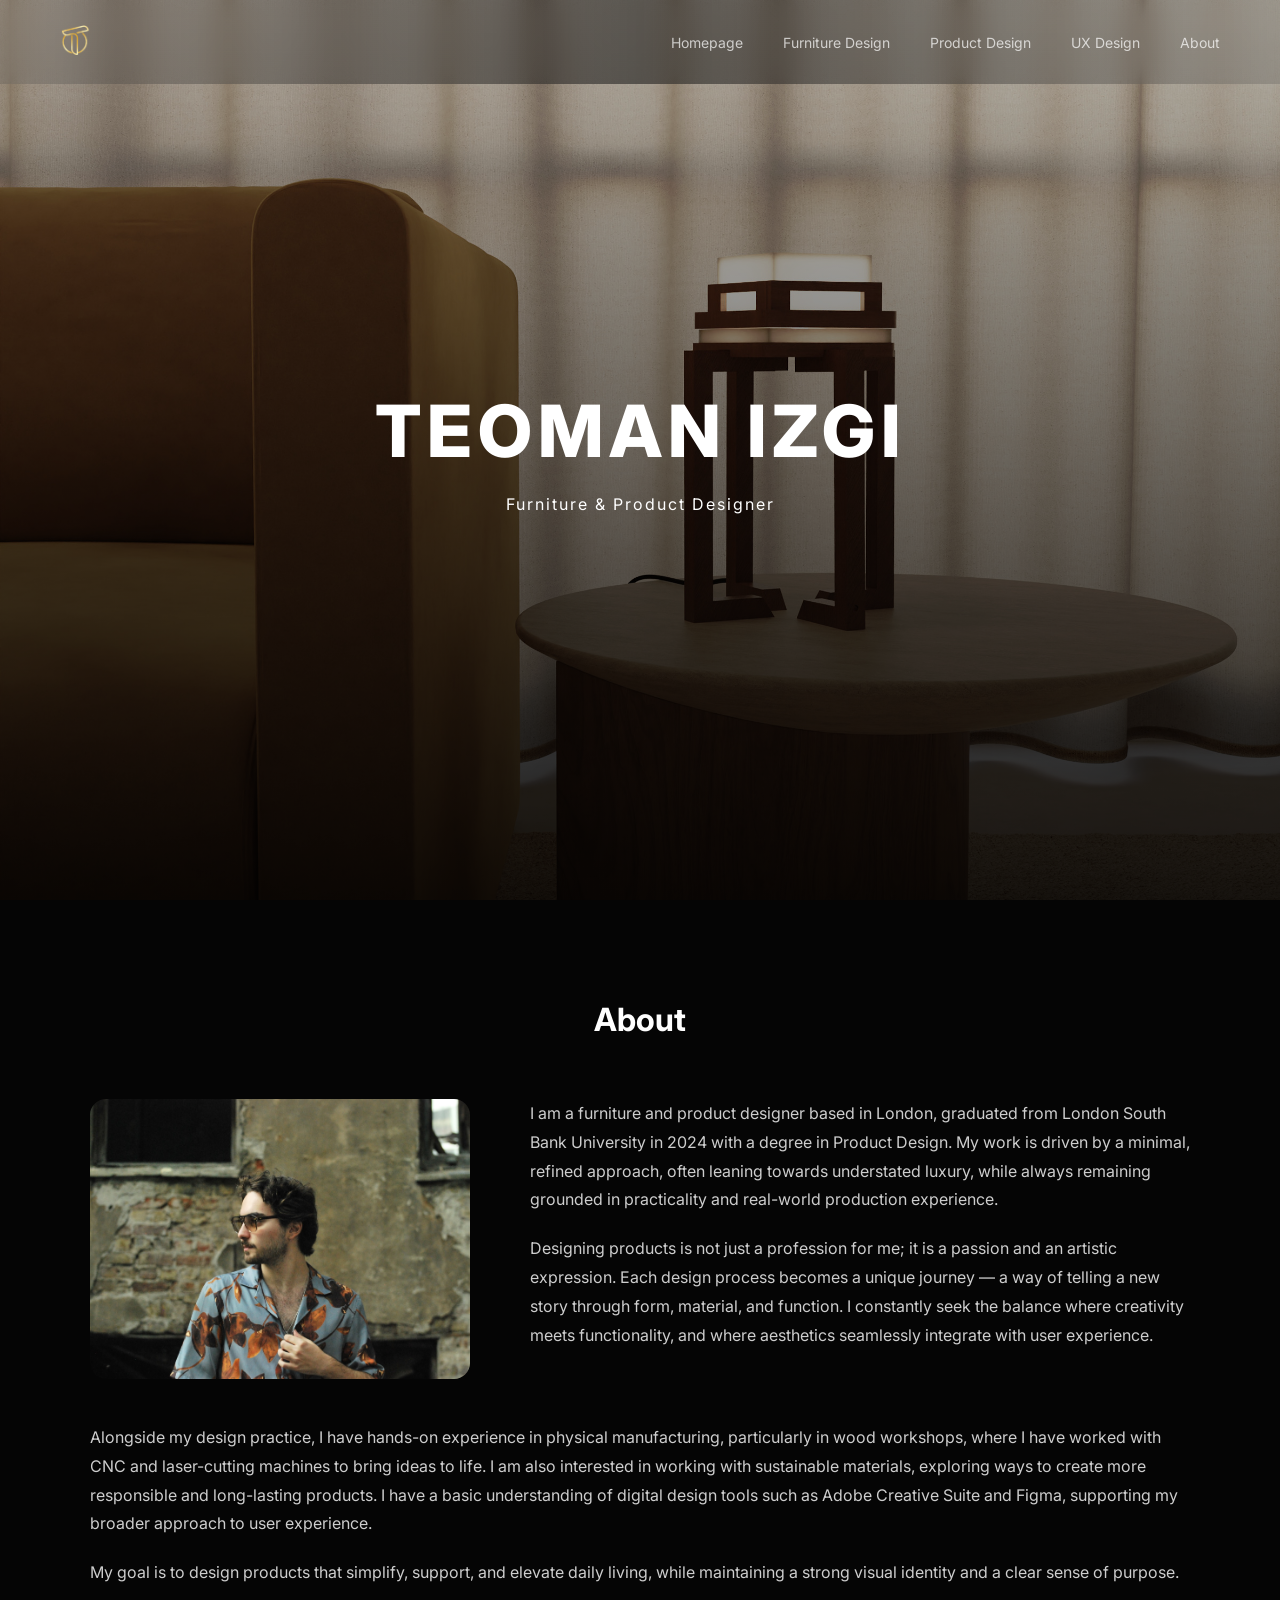
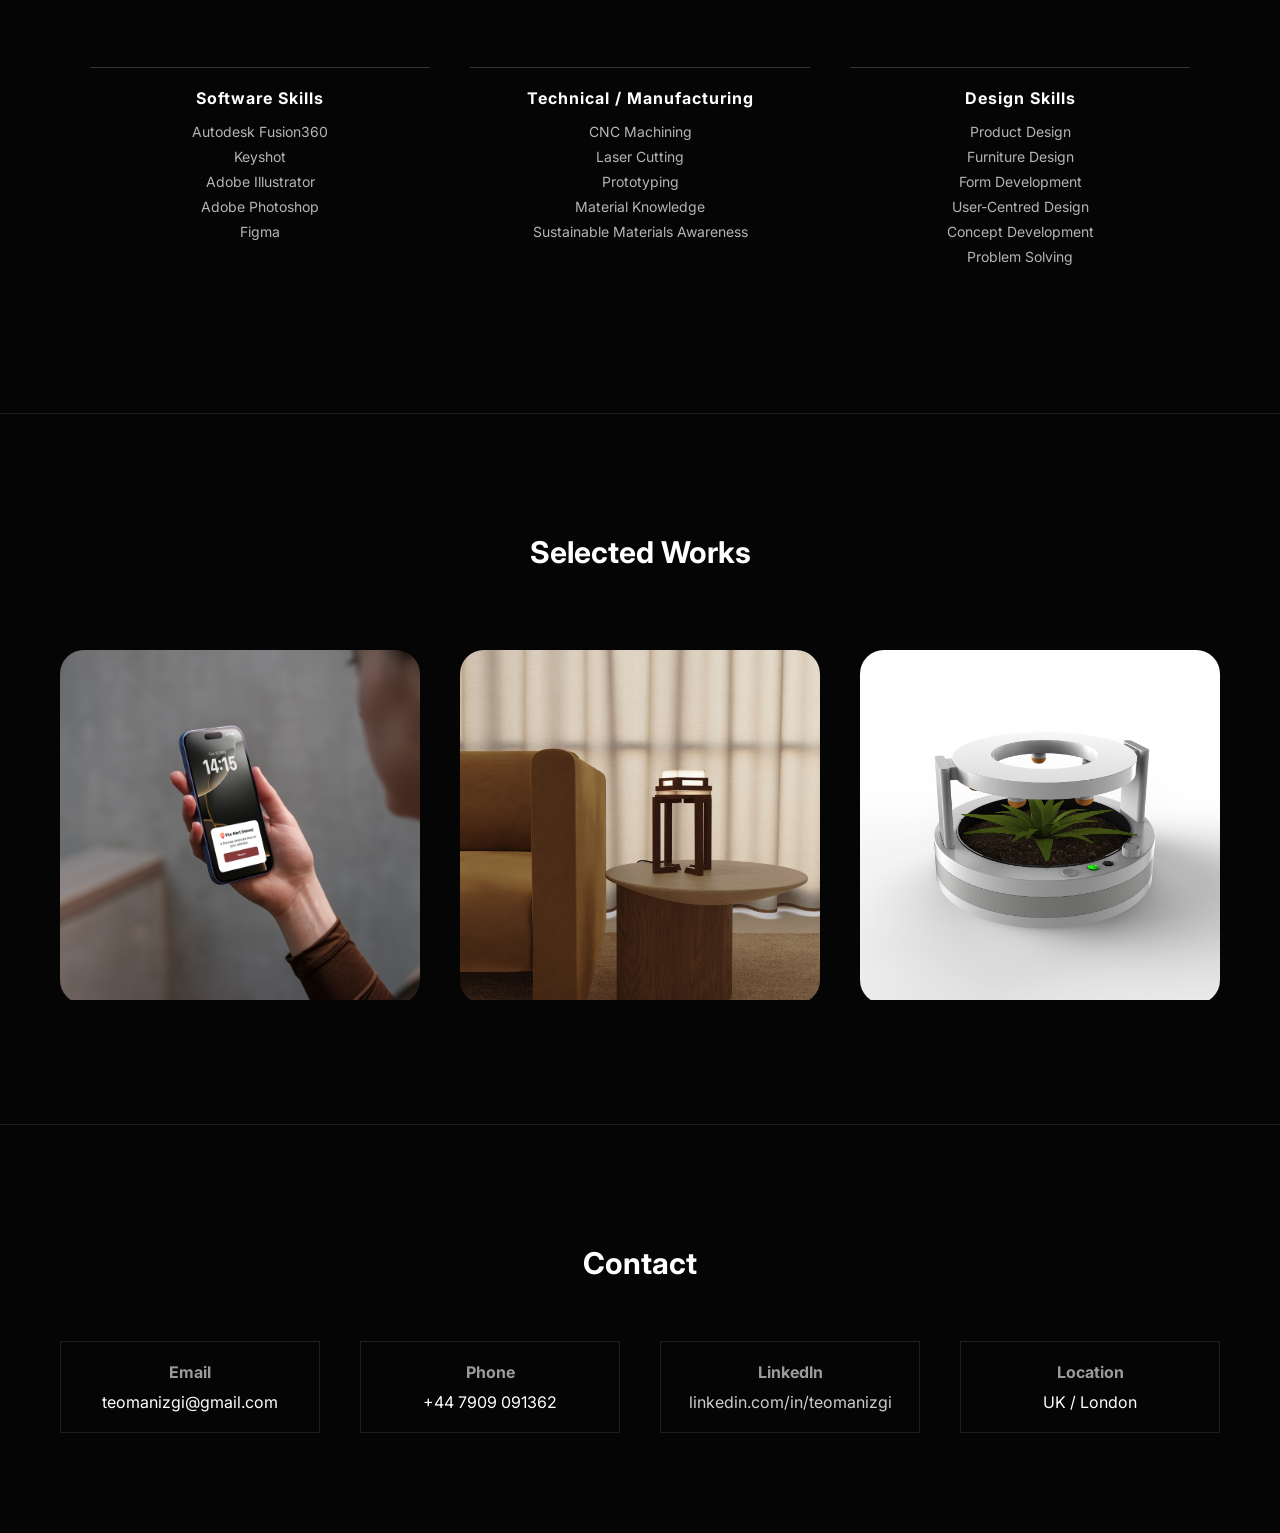
<file: index.html>
<!DOCTYPE html>
<html lang="tr">
<head>
  <meta charset="UTF-8">
  <meta name="viewport" content="width=device-width, initial-scale=1.0">
  <title>Teoman İzgi | Portfolio</title>

  <link href="https://fonts.googleapis.com/css2?family=Inter:wght@300;400;600;800&display=swap" rel="stylesheet">
  <link rel="stylesheet" href="style.css">
</head>

<body>

  <nav id="nav">
    <h1 class="logo">
    <img src="images/logo.png" alt="Teoman Izgi">
      <div class="hamburger">
  <span></span>
  <span></span>
  <span></span>
</div>
</h1>
    <ul>
      <li><a href="index.html">Homepage</a></li>
      <li><a href="furniture.html">Furniture Design</a></li>
      <li><a href="product.html">Product Design</a></li>
      <li><a href="uxdesign.html">UX Design</a></li>
      <li><a href="index.html#about">About</a></li>
    </ul>
  </nav>

  <section class="hero">
<div class="slide active" style="background-image:url('images/index-lighting.jpg')"></div>
<div class="slide" style="background-image:url('images/index-plant.jpg')"></div>
<div class="slide" style="background-image:url('images/index-zaltra.jpeg')"></div>

    <div class="overlay"></div>

    <div class="hero-content">
      <h1>TEOMAN IZGI</h1>
      <p>Furniture & Product Designer</p>
    </div>
  </section>


      <section class="about" id="about">
    <h2 class="about-title">About</h2>
  <div class="about-top">

    <!-- FOTO -->
    <div class="about-image">
      <img src="images/profile.jfif" alt="Teoman Izgi">
    </div>

    <!-- TEXT -->
    <div class="about-text">
      <p>
        I am a furniture and product designer based in London, graduated from London South Bank University in 2024 with a degree in Product Design. My work is driven by a minimal, refined approach, often leaning towards understated luxury, while always remaining grounded in practicality and real-world production experience.
      </p>

      <p>
        Designing products is not just a profession for me; it is a passion and an artistic expression. Each design process becomes a unique journey — a way of telling a new story through form, material, and function. I constantly seek the balance where creativity meets functionality, and where aesthetics seamlessly integrate with user experience.
      </p>
  </div>
   </div>

    <div class = "about-bottom">
      <p>
        Alongside my design practice, I have hands-on experience in physical manufacturing, particularly in wood workshops, where I have worked with CNC and laser-cutting machines to bring ideas to life. I am also interested in working with sustainable materials, exploring ways to create more responsible and long-lasting products. I have a basic understanding of digital design tools such as Adobe Creative Suite and Figma, supporting my broader approach to user experience.
      </p>

      <p>
        My goal is to design products that simplify, support, and elevate daily living, while maintaining a strong visual identity and a clear sense of purpose.
      </p>
    </div>

  <!-- SKILLS -->
  <div class="about-skills">

    <div class="skill-box">
      <h3>Software Skills</h3>
      <p>Autodesk Fusion360</p>
      <p>Keyshot</p>
      <p>Adobe Illustrator</p>
      <p>Adobe Photoshop</p>
      <p>Figma</p>
    </div>

    <div class="skill-box">
      <h3>Technical / Manufacturing</h3>
      <p>CNC Machining</p>
      <p>Laser Cutting</p>
      <p>Prototyping</p>
      <p>Material Knowledge</p>
      <p>Sustainable Materials Awareness</p>
    </div>

    <div class="skill-box">
      <h3>Design Skills</h3>
      <p>Product Design</p>
      <p>Furniture Design</p>
      <p>Form Development</p>
      <p>User-Centred Design</p>
      <p>Concept Development</p>
      <p>Problem Solving</p>
    </div>

  </div>

</section>
<div class="divider"></div>

  <section class="projects">
    <h2>Selected Works</h2>
    <div class="grid">

      <a href="zaltra.html" class="card">
        <img src="images/index-zaltra.jpeg">
        <div class="card-content"><h3>Zaltra Project</h3></div>
      </a>

      <a href="lighting.html#lighting02" class="card">
        <img src="images/index-lighting.jpg">
        <div class="card-content"><h3>Komorebi Project</h3></div>
      </a>

      <a href="planter.html" class="card">
        <img src="images/index-plant-selected.jpg">
        <div class="card-content"><h3>Smart Planter</h3></div>
      </a>

    </div>
  </section>
<div class="divider"></div>

  <section class="contact">
  <h2>Contact</h2>

  <div class="contact-grid">

    <div class="contact-box">
      <p><strong>Email</strong></p>
      <p>teomanizgi@gmail.com</p>
    </div>

    <div class="contact-box">
      <p><strong>Phone</strong></p>
      <p>+44 7909 091362</p>
    </div>

<div class="contact-box">
  <p><strong>LinkedIn</strong></p>
  <p>
    <a href="https://uk.linkedin.com/in/teomanizgi" target="_blank">
      linkedin.com/in/teomanizgi
    </a>
  </p>
</div>
    <div class="contact-box">
      <p><strong>Location</strong></p>
      <p>UK / London</p>
    </div>

  </div>
</section>

  <script src="script.js"></script>
</body>
</html>
</file>
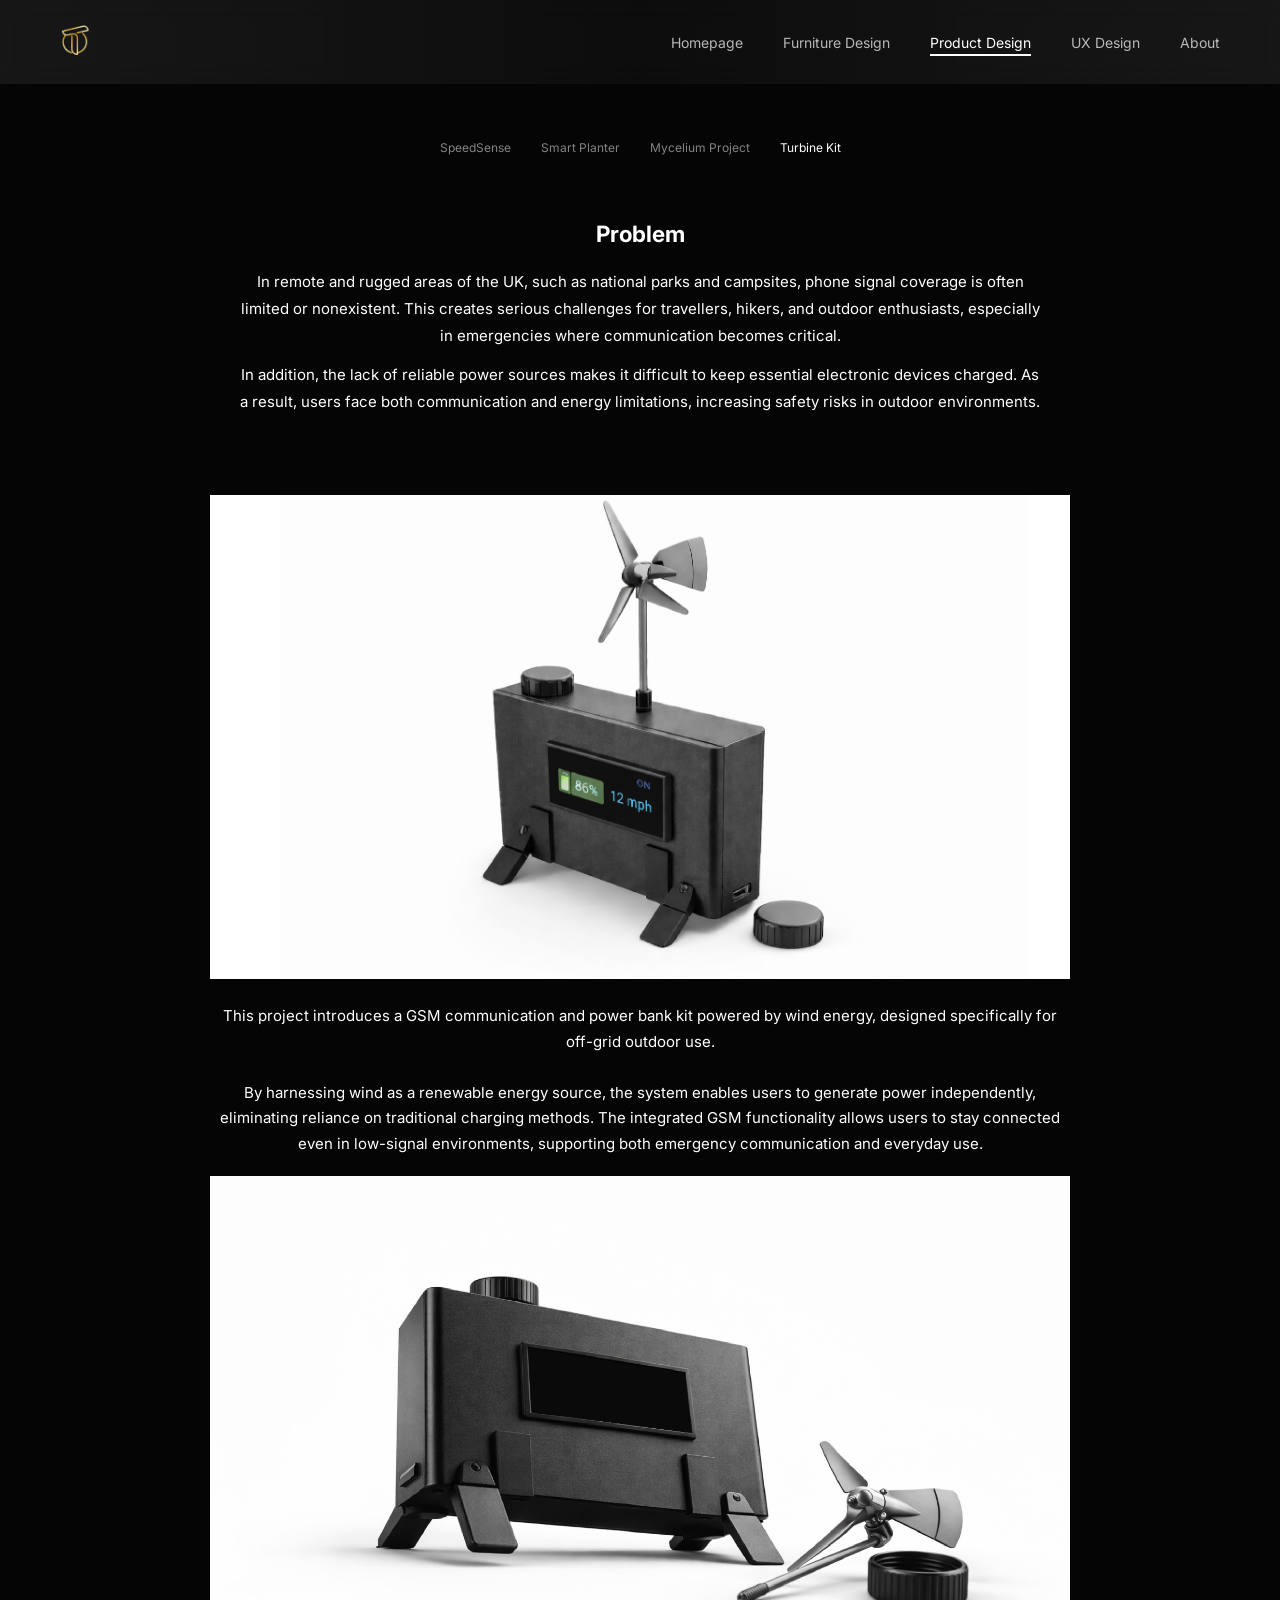
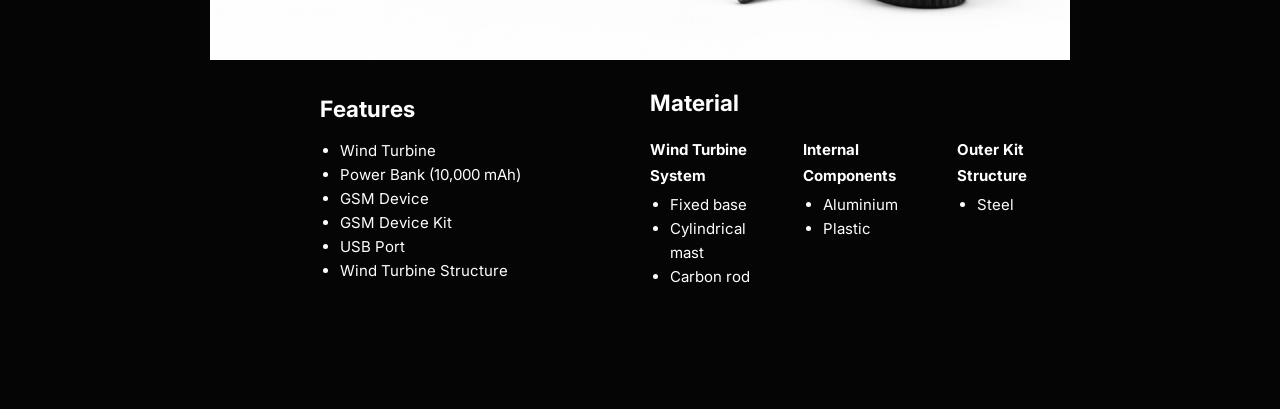
<file: boardgame.html>
<!DOCTYPE html>
<html lang="tr">
<head>
  <meta charset="UTF-8">
  <meta name="viewport" content="width=device-width, initial-scale=1.0">
  <title>Board Game | Product Design</title>

  <link href="https://fonts.googleapis.com/css2?family=Inter:wght@300;400;600;800&display=swap" rel="stylesheet">
  <link rel="stylesheet" href="style.css">
</head>

<body>

  <!-- NAV -->
  <nav id="nav">
    <h1 class="logo">
      <img src="images/logo.png" alt="Teoman Izgi">
      <div class="hamburger">
  <span></span>
  <span></span>
  <span></span>
</div>
    </h1>
    <ul>
      <li><a href="index.html">Homepage</a></li>
      <li><a href="furniture.html">Furniture Design</a></li>
      <li class="active"><a href="product.html">Product Design</a></li>
      <li><a href="uxdesign.html">UX Design</a></li>
      <li><a href="index.html#about">About</a></li>
    </ul>
  </nav>

  <section class="chair-wrapper">

    <!-- MENU -->
    <div class="chair-menu">
      <a href="speedsense.html">SpeedSense</a>
      <a href="planter.html">Smart Planter</a>
      <a href="mycelium.html">Mycelium Project</a>
      <a href="boardgame.html" class="active">Turbine Kit</a>
    </div>

    <div class="design-block">

      <!-- TEXT 1 -->
      <div class="row row-full-text">
        <div class="box">
         <div style="text-align: center; max-width: 800px; margin: 0 auto 60px auto;">
  
  <h2 style="margin-bottom: 15px;">Problem</h2>

  <p style="line-height: 1.8; margin-bottom: 12px;">
          In remote and rugged areas of the UK, such as national parks and campsites, phone signal coverage is often limited or nonexistent. This creates serious challenges for travellers, hikers, and outdoor enthusiasts, especially in emergencies where communication becomes critical.
  </p>
  

  <p style="line-height: 1.8;">
          In addition, the lack of reliable power sources makes it difficult to keep essential electronic devices charged. As a result, users face both communication and energy limitations, increasing safety risks in outdoor environments.
  </p>
</div>
      </div>

      <!-- IMAGE 1 -->
      <div class="row row-full">
        <img src="images/turbinepack1.1.jpg">
      </div>

      <!-- TEXT 2 -->
      <div class="row row-full-text">
        <div class="box">
          This project introduces a GSM communication and power bank kit powered by wind energy, designed specifically for off-grid outdoor use.
          <br><br>
          By harnessing wind as a renewable energy source, the system enables users to generate power independently, eliminating reliance on traditional charging methods. The integrated GSM functionality allows users to stay connected even in low-signal environments, supporting both emergency communication and everyday use.
        </div>
      </div>

      <!-- IMAGE 2 -->
      <div class="row row-full">
        <img src="images/Turbinepack1.2.jpg">
      </div>

      <!-- FEATURES + MATERIAL -->
      <div class="row row-text">

        <!-- FEATURES -->
        <div class="box">
          <div style="text-align: left; max-width: 600px;">
            <h2 style="margin-bottom: 10px;">Features</h2>
            <ul style="padding-left: 20px; line-height: 1.6;">
              <li>Wind Turbine</li>
              <li>Power Bank (10,000 mAh)</li>
              <li>GSM Device</li>
              <li>GSM Device Kit</li>
              <li>USB Port</li>
              <li>Wind Turbine Structure</li>
            </ul>
          </div>
        </div>

        <!-- MATERIAL -->
        <div class="box">

  <!-- YAN YANA -->
<div style="text-align: left; max-width: 900px;">
  <h2 style="margin-bottom: 15px;">Material</h2>

  <div style="display: flex; gap: 40px; align-items: flex-start;">

    <!-- Wind Turbine -->
    <div style="flex:1;">
      <h4 style="margin-bottom: 5px;">Wind Turbine System</h4>
      <ul style="padding-left: 20px; line-height: 1.6;">
        <li>Fixed base</li>
        <li>Cylindrical mast</li>
        <li>Carbon rod</li>
      </ul>
    </div>

    <!-- Internal Components -->
    <div style="flex:1;">
      <h4 style="margin-bottom: 5px;">Internal Components</h4>
      <ul style="padding-left: 20px; line-height: 1.6;">
        <li>Aluminium</li>
        <li>Plastic</li>
      </ul>
    </div>

    <!-- Outer Kit -->
    <div style="flex:1;">
      <h4 style="margin-bottom: 5px;">Outer Kit Structure</h4>
      <ul style="padding-left: 20px; line-height: 1.6;">
        <li>Steel</li>
      </ul>
    </div>

  </div>
</div>

  <!-- ALT SATIR -->


</div>
        </div>

      </div>

    </div>

  </section>

  <script src="script.js"></script>

</body>
</html>
</file>
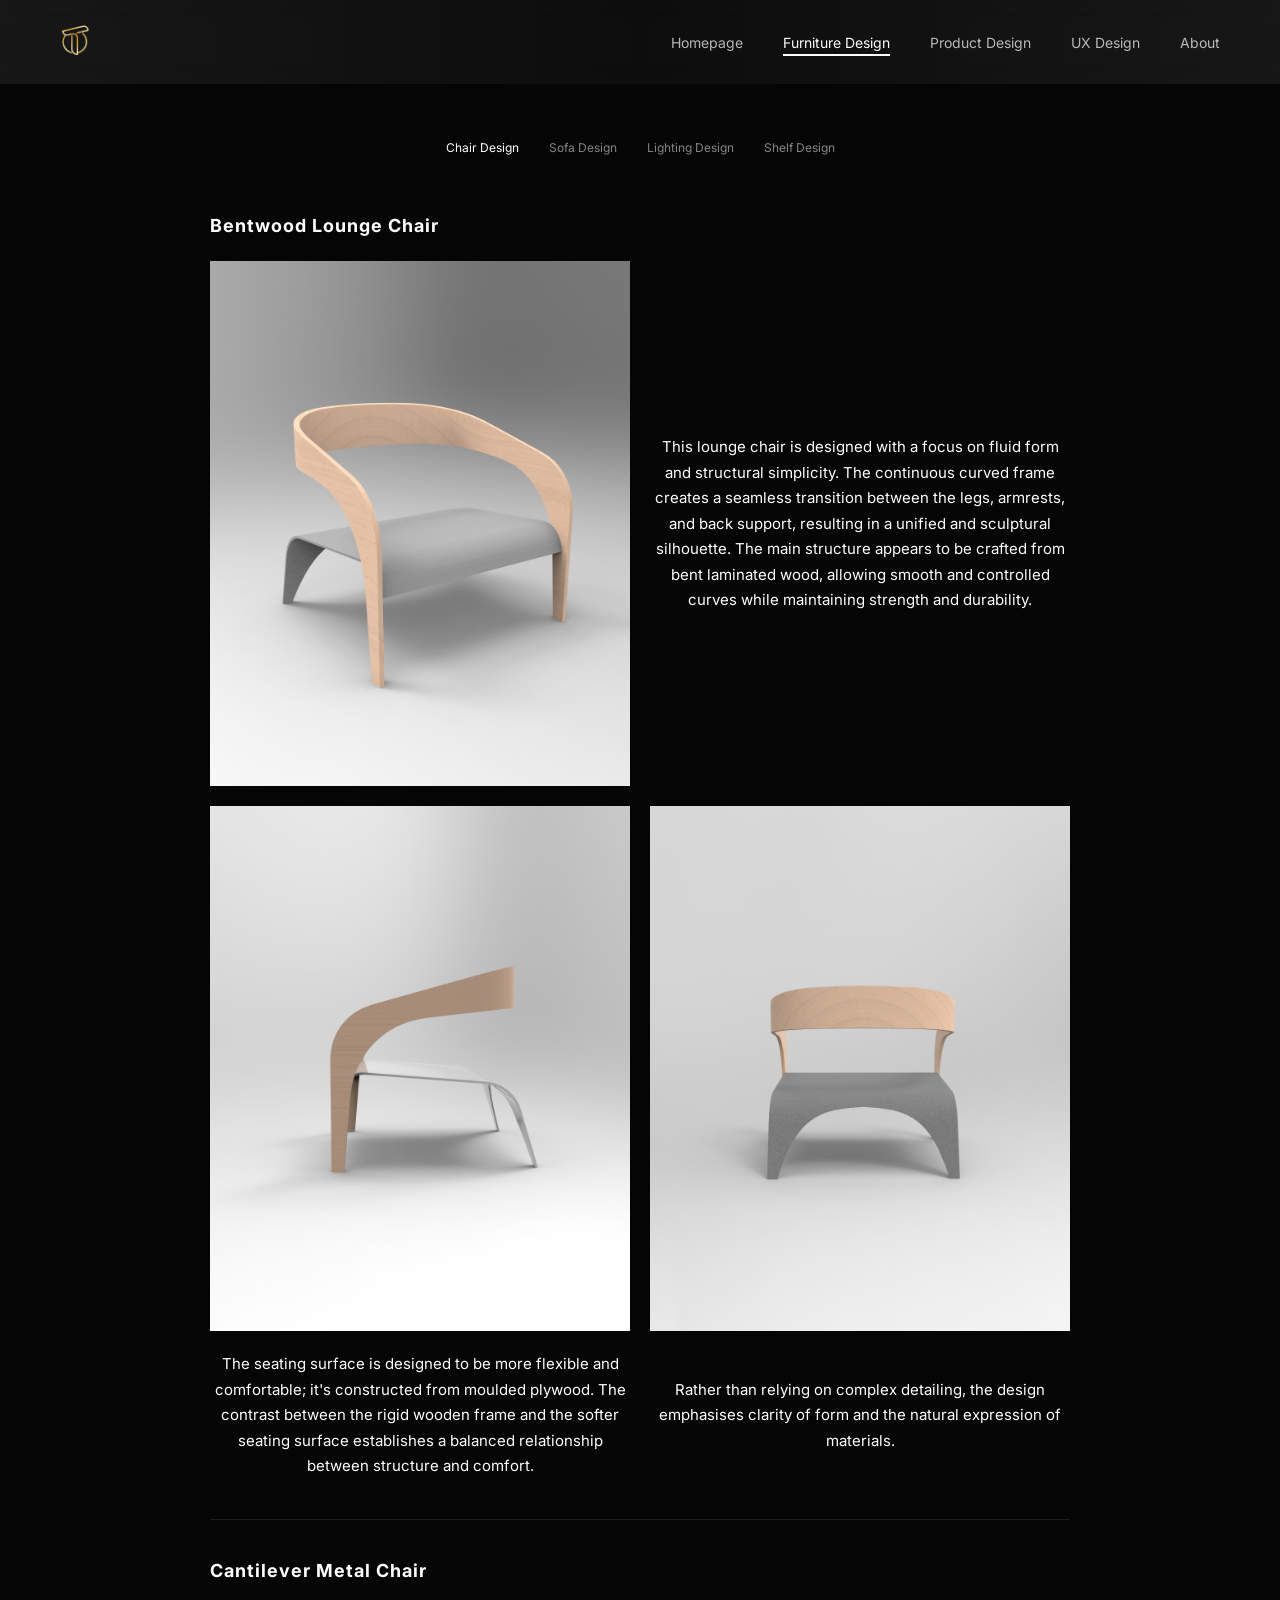
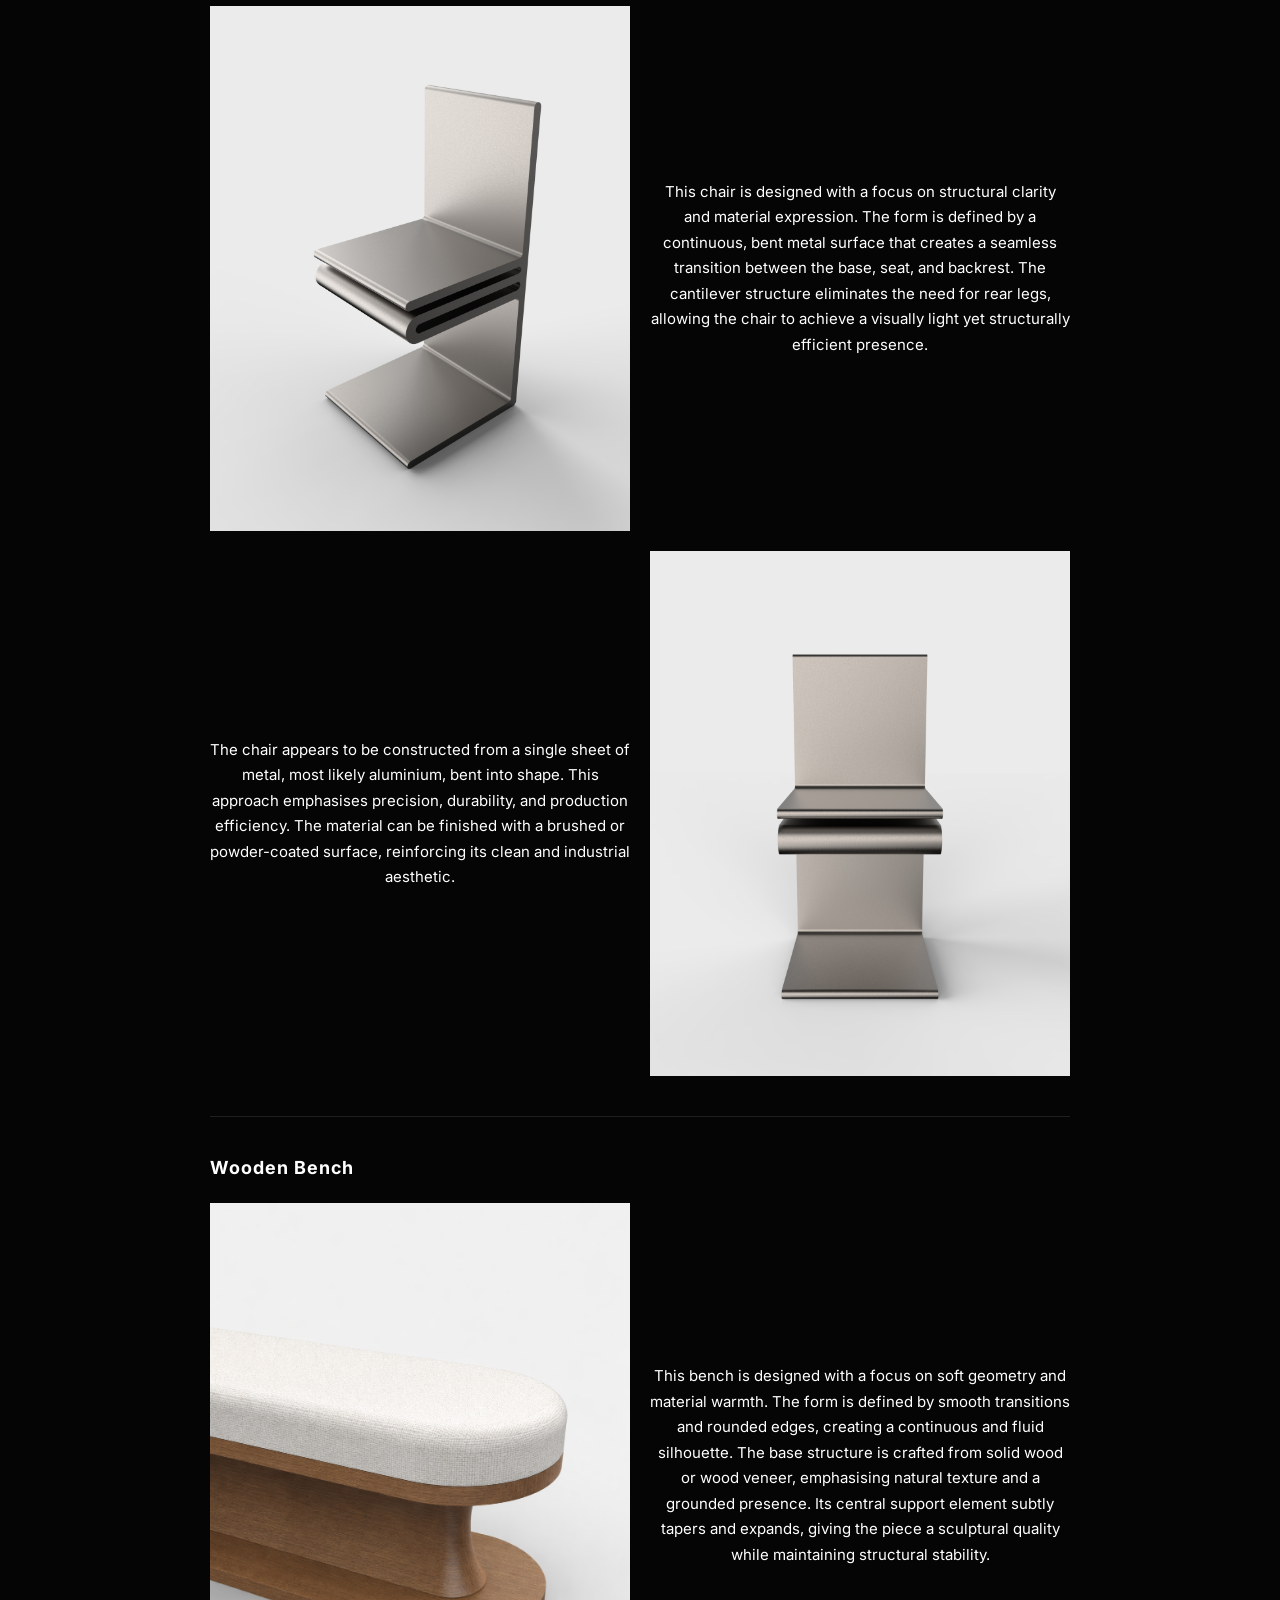
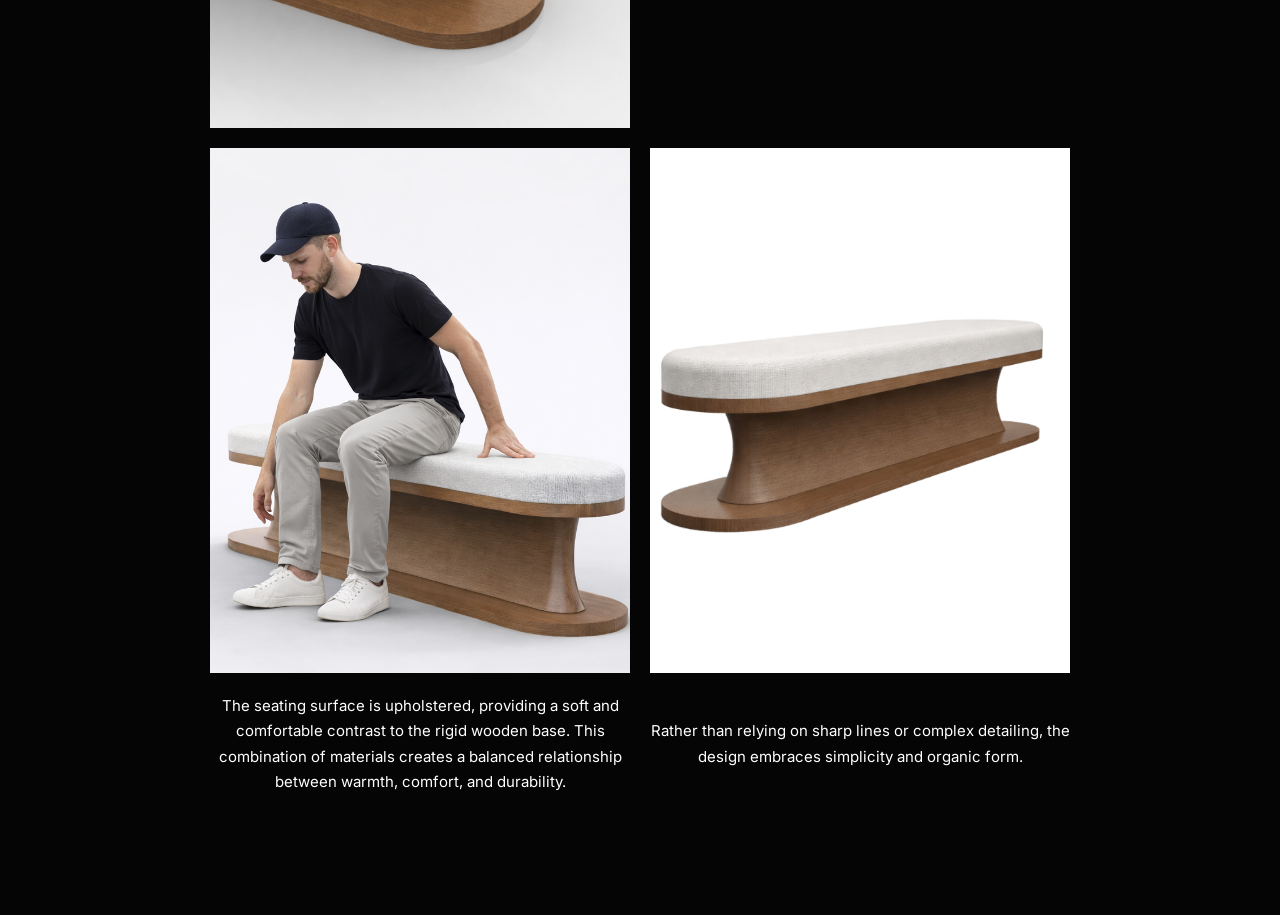
<file: chair.html>
<!DOCTYPE html>
<html lang="tr">
<head>
  <meta charset="UTF-8">
  <meta name="viewport" content="width=device-width, initial-scale=1.0">
  <title>Chair Design | Teoman İzgi</title>
 
  <link href="https://fonts.googleapis.com/css2?family=Inter:wght@300;400;600;800&display=swap" rel="stylesheet">
  <link rel="stylesheet" href="style.css">
</head>
 
<body>
 
  <!-- NAV -->
  <nav id="nav">
    <h1 class="logo">
      <img src="images/logo.png" alt="Teoman Izgi">
      <div class="hamburger">
  <span></span>
  <span></span>
  <span></span>
</div>
    </h1>
    <ul>
      <li><a href="index.html">Homepage</a></li>
      <li class="active"><a href="furniture.html">Furniture Design</a></li>
      <li><a href="product.html">Product Design</a></li>
      <li><a href="uxdesign.html">UX Design</a></li>
      <li><a href="index.html#about">About</a></li>
    </ul>
  </nav>
 
  <section class="chair-wrapper">
 
    <!-- MENU -->
    <div class="chair-menu">
      <a href="chair.html" class="active">Chair Design</a>
      <a href="sofa.html">Sofa Design</a>
      <a href="lighting.html">Lighting Design</a>
      <a href="shelf.html">Shelf Design</a>
    </div>
 
    <!-- ================= DESIGN 1 ================= -->
    <div class="design-block">
 
      <h2 class="design-title">Bentwood Lounge Chair</h2>
 
      <div class="row row-top">
        <img src="images/chairdesign1.1.jpg">
        <div class="box">
          This lounge chair is designed with a focus on fluid form and structural simplicity. The continuous curved frame creates a seamless transition between the legs, armrests, and back support, resulting in a unified and sculptural silhouette.
The main structure appears to be crafted from bent laminated wood, allowing smooth and controlled curves while maintaining strength and durability. 
        </div>
      </div>
 
      <div class="row row-images">
        <img src="images/chairdesgin1.2.jpg">
        <img src="images/chairdesign1.3.jpg">
      </div>
 
      <div class="row row-text">
        <div class="box">
          The seating surface is designed to be more flexible and comfortable; it's constructed from moulded plywood. The contrast between the rigid wooden frame and the softer seating surface establishes a balanced relationship between structure and comfort.
        </div>
        <div class="box">
          Rather than relying on complex detailing, the design emphasises clarity of form and the natural expression of materials.
        </div>
      </div>
 
    </div>
 
    <div class="divider"></div>
 
    <!-- ================= DESIGN 2 ================= -->
    <div class="design-block">
 
      <h2 class="design-title">Cantilever Metal Chair</h2>
 
      <div class="row row-top">
        <img src="images/chairdesign2.1.jpg">
        <div class="box">
          This chair is designed with a focus on structural clarity and material expression. The form is defined by a continuous, bent metal surface that creates a seamless transition between the base, seat, and backrest.
The cantilever structure eliminates the need for rear legs, allowing the chair to achieve a visually light yet structurally efficient presence. 
        </div>
      </div>
 
      <div class="row row-images">
        <div class="box">
          The chair appears to be constructed from a single sheet of metal, most likely aluminium, bent into shape. This approach emphasises precision, durability, and production efficiency. The material can be finished with a brushed or powder-coated surface, reinforcing its clean and industrial aesthetic.
        </div>
        <img src="images/chairdesign2.2.jpg">
      </div>
    </div>
 
    <div class="divider"></div>
 
    <!-- ================= DESIGN 3 ================= -->
    <div class="design-block">
 
      <h2 class="design-title">Wooden Bench</h2>
 
      <div class="row row-top">
        <img src="images/chairdesign3.3.png">
        <div class="box">
          This bench is designed with a focus on soft geometry and material warmth. The form is defined by smooth transitions and rounded edges, creating a continuous and fluid silhouette.
The base structure is crafted from solid wood or wood veneer, emphasising natural texture and a grounded presence. Its central support element subtly tapers and expands, giving the piece a sculptural quality while maintaining structural stability.
        </div>
      </div>
 
      <div class="row row-images">
        <img src="images/chairdesign3.1.png">
        <img src="images/chairdesign3.2.jpg">
      </div>
 
      <div class="row row-text">
        <div class="box">
The seating surface is upholstered, providing a soft and comfortable contrast to the rigid wooden base. This combination of materials creates a balanced relationship between warmth, comfort, and durability.        </div>
        <div class="box">
Rather than relying on sharp lines or complex detailing, the design embraces simplicity and organic form.         </div>
      </div>
 
    </div>
 
  </section>
 
  <script src="script.js"></script>
 
</body>
</html>
</file>
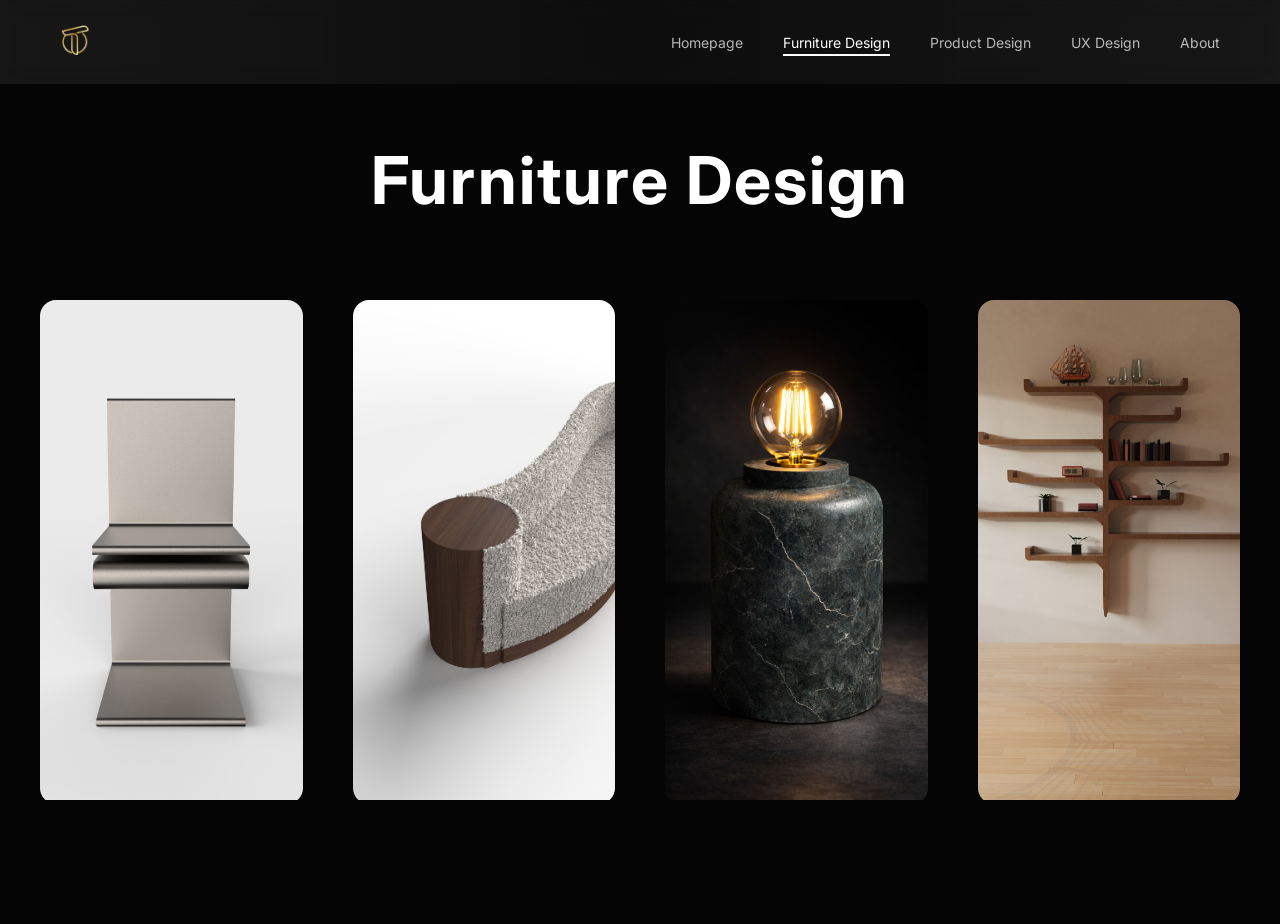
<file: furniture.html>
<!DOCTYPE html>
<html lang="tr">
<head>
  <meta charset="UTF-8">
  <meta name="viewport" content="width=device-width, initial-scale=1.0">
  <title>Furniture Design | Teoman İzgi</title>

  <link href="https://fonts.googleapis.com/css2?family=Inter:wght@300;400;600;800&display=swap" rel="stylesheet">
  <link rel="stylesheet" href="style.css">
</head>

<body class="furniture-page">

  <!-- NAV -->
  <nav id="nav">
    <h1 class="logo">
    <img src="images/logo.png" alt="Teoman Izgi">
      <div class="hamburger">
  <span></span>
  <span></span>
  <span></span>
</div>
</h1>
    <ul>
      <li><a href="index.html">Homepage</a></li>
      <li class="active"><a href="furniture.html">Furniture Design</a></li>
<li><a href="product.html">Product Design</a></li>
      <li><a href="uxdesign.html">UX Design</a></li>
      <li><a href="index.html#about">About</a></li>
    </ul>
  </nav>

  <!-- TITLE -->
  <section class="furniture-title">
    <h2>Furniture Design</h2>
  </section>

  <!-- PROJECT GRID -->
  <section class="furniture-projects">
    <div class="furniture-grid">

      <!-- CHAIR -->
      <a href="chair.html" class="furniture-card">
        <img src="images/furniturechair2.jpg">
        <div class="card-content">
          <h3>Chair Design</h3>
        </div>
      </a>

      <!-- SOFA -->
      <a href="sofa.html" class="furniture-card">
        <img src="images/furnituresofa.jpg">
        <div class="card-content">
          <h3>Sofa Design</h3>
        </div>
      </a>

      <!-- LIGHTING -->
      <a href="lighting.html" class="furniture-card">
        <img src="images/furniturelighting.png">
        <div class="card-content">
          <h3>Lighting Design</h3>
        </div>
      </a>

      <!-- SHELF -->
      <a href="shelf.html" class="furniture-card">
        <img src="images/furnitureshelf.jpg">
        <div class="card-content">
          <h3>Shelf Design</h3>
        </div>
      </a>

    </div>
  </section>

  <script src="script.js"></script>

</body>
</html>
</file>
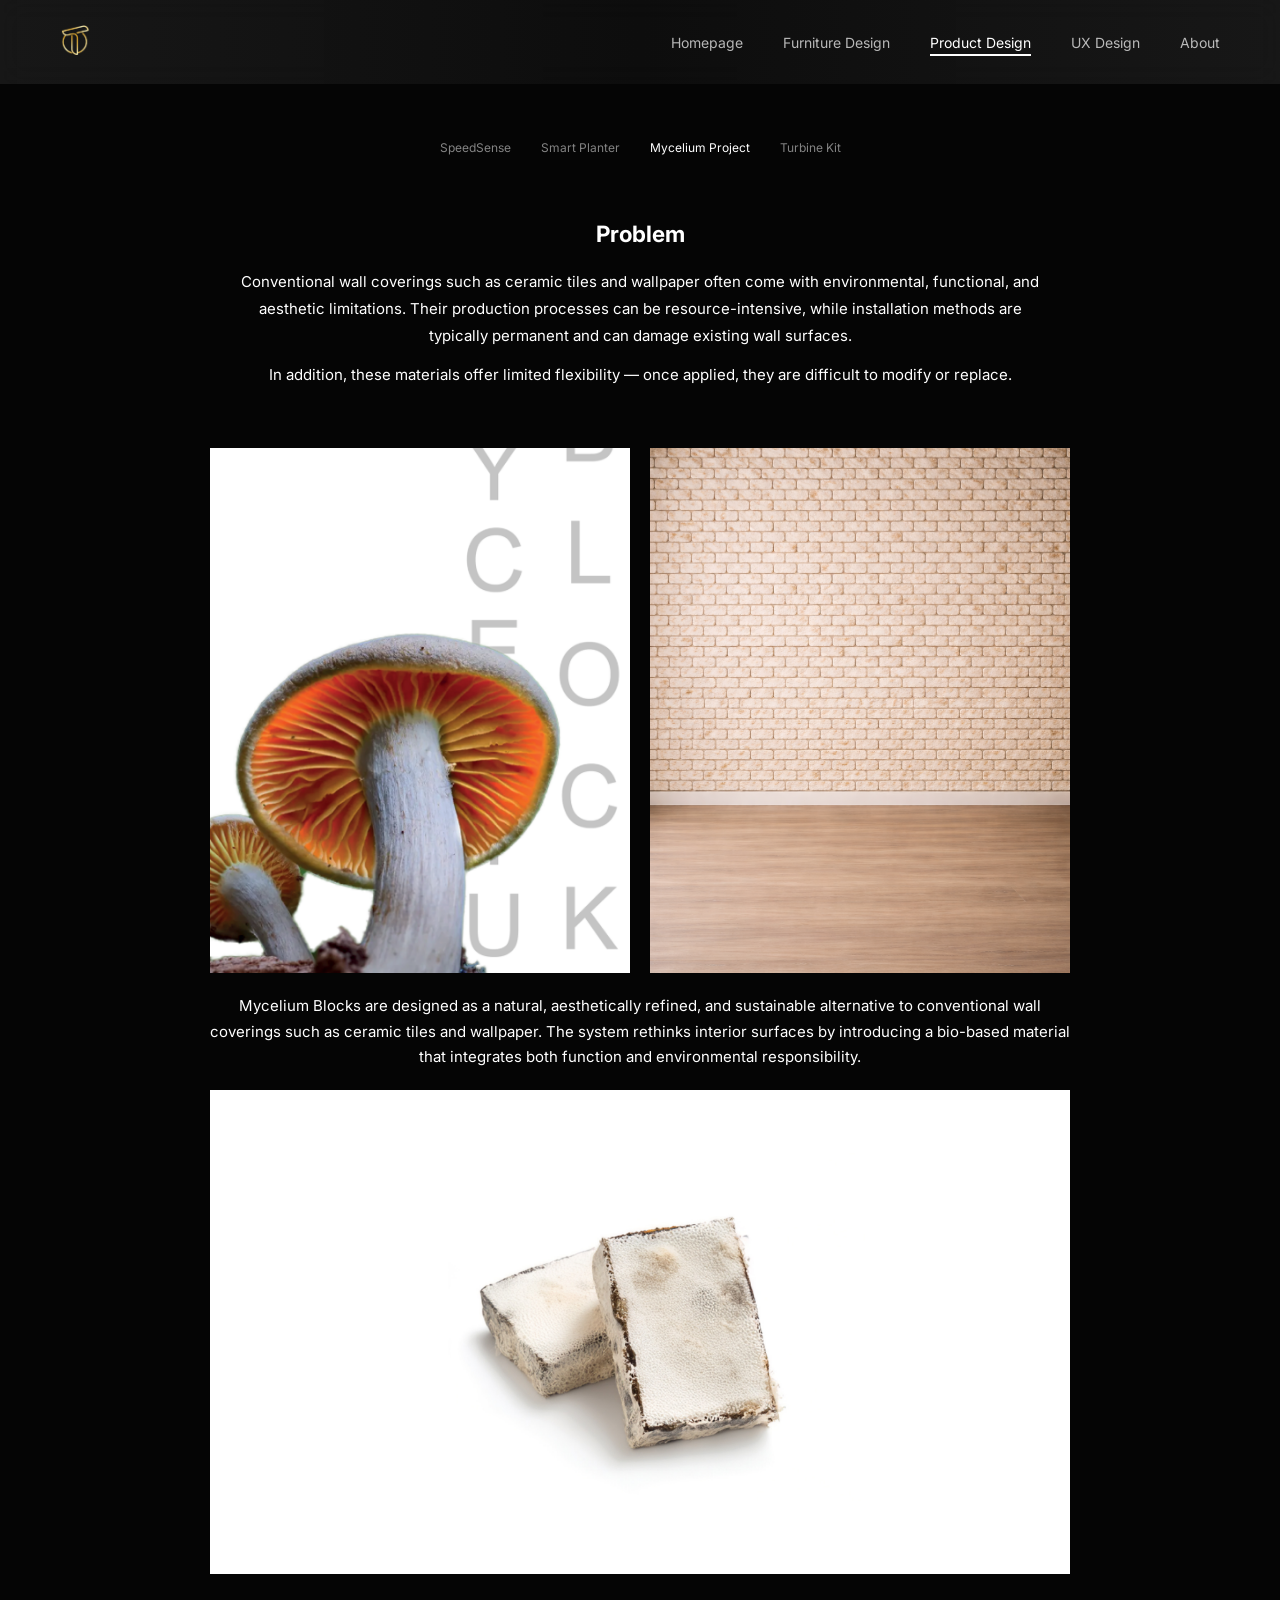
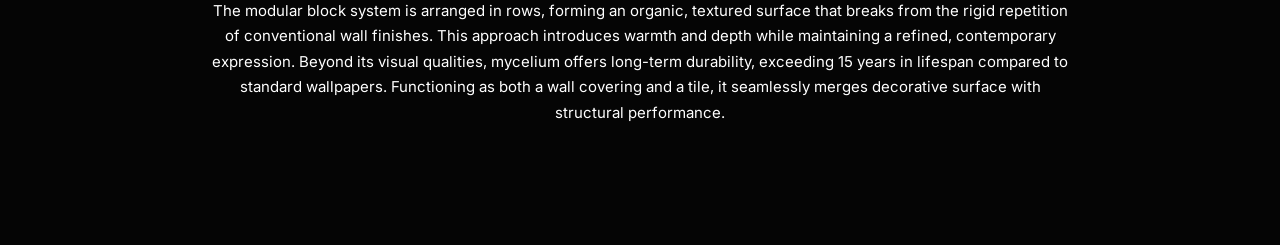
<file: mycelium.html>
<!DOCTYPE html>
<html lang="tr">
<head>
  <meta charset="UTF-8">
  <meta name="viewport" content="width=device-width, initial-scale=1.0">
  <title>Mycelium Project | Product Design</title>

  <link href="https://fonts.googleapis.com/css2?family=Inter:wght@300;400;600;800&display=swap" rel="stylesheet">
  <link rel="stylesheet" href="style.css">
</head>

<body>

  <!-- NAV -->
  <nav id="nav">
    <h1 class="logo">
    <img src="images/logo.png" alt="Teoman Izgi">
      <div class="hamburger">
  <span></span>
  <span></span>
  <span></span>
</div>
</h1>
    <ul>
      <li><a href="index.html">Homepage</a></li>
      <li><a href="furniture.html">Furniture Design</a></li>
      <li class="active"><a href="product.html">Product Design</a></li>
      <li><a href="uxdesign.html">UX Design</a></li>
      <li><a href="index.html#about">About</a></li>
    </ul>
  </nav>

  <section class="chair-wrapper">

    <!-- MENU -->
    <div class="chair-menu">
      <a href="speedsense.html">SpeedSense</a>
      <a href="planter.html">Smart Planter</a>
      <a href="mycelium.html" class="active">Mycelium Project</a>
      <a href="boardgame.html">Turbine Kit</a>
    </div>

    <div class="design-block">

      <!-- 🔵 TEXT 1 -->
      <div class="row row-full-text">
        <div class="box">
        <div style="text-align: center; max-width: 800px; margin: 0 auto 60px auto;">
  
  <h2 style="margin-bottom: 15px;">Problem</h2>

  <p style="line-height: 1.8; margin-bottom: 12px;">
          Conventional wall coverings such as ceramic tiles and wallpaper often come with environmental, functional, and aesthetic limitations. Their production processes can be resource-intensive, while installation methods are typically permanent and can damage existing wall surfaces.
  </p>
  

  <p style="line-height: 1.8;">
In addition, these materials offer limited flexibility — once applied, they are difficult to modify or replace. 
  </p>
</div>
      </div>

      <!-- 🟫 2 IMAGE -->
      <div class="row row-images">
        <img src="images/mycelium1.1.png">
        <img src="images/mycelium1.2.png">
      </div>

      <!-- 🔵 TEXT 2 -->
      <div class="row row-full-text">
        <div class="box">
          Mycelium Blocks are designed as a natural, aesthetically refined, and sustainable alternative to conventional wall coverings such as ceramic tiles and wallpaper. The system rethinks interior surfaces by introducing a bio-based material that integrates both function and environmental responsibility.
        </div>
      </div>

      <!-- 🟫 FULL IMAGE -->
      <div class="row row-full">
        <img src="images/mycelium1.3.png">
      </div>
      <!-- 🔵 TEXT 2 -->
      <div class="row row-full-text">
        <div class="box">
          The modular block system is arranged in rows, forming an organic, textured surface that breaks from the rigid repetition of conventional wall finishes. This approach introduces warmth and depth while maintaining a refined, contemporary expression. Beyond its visual qualities, mycelium offers long-term durability, exceeding 15 years in lifespan compared to standard wallpapers. Functioning as both a wall covering and a tile, it seamlessly merges decorative surface with structural performance.
        </div>
      </div>

    </div>

  </section>

  <script src="script.js"></script>

</body>
</html>
</file>
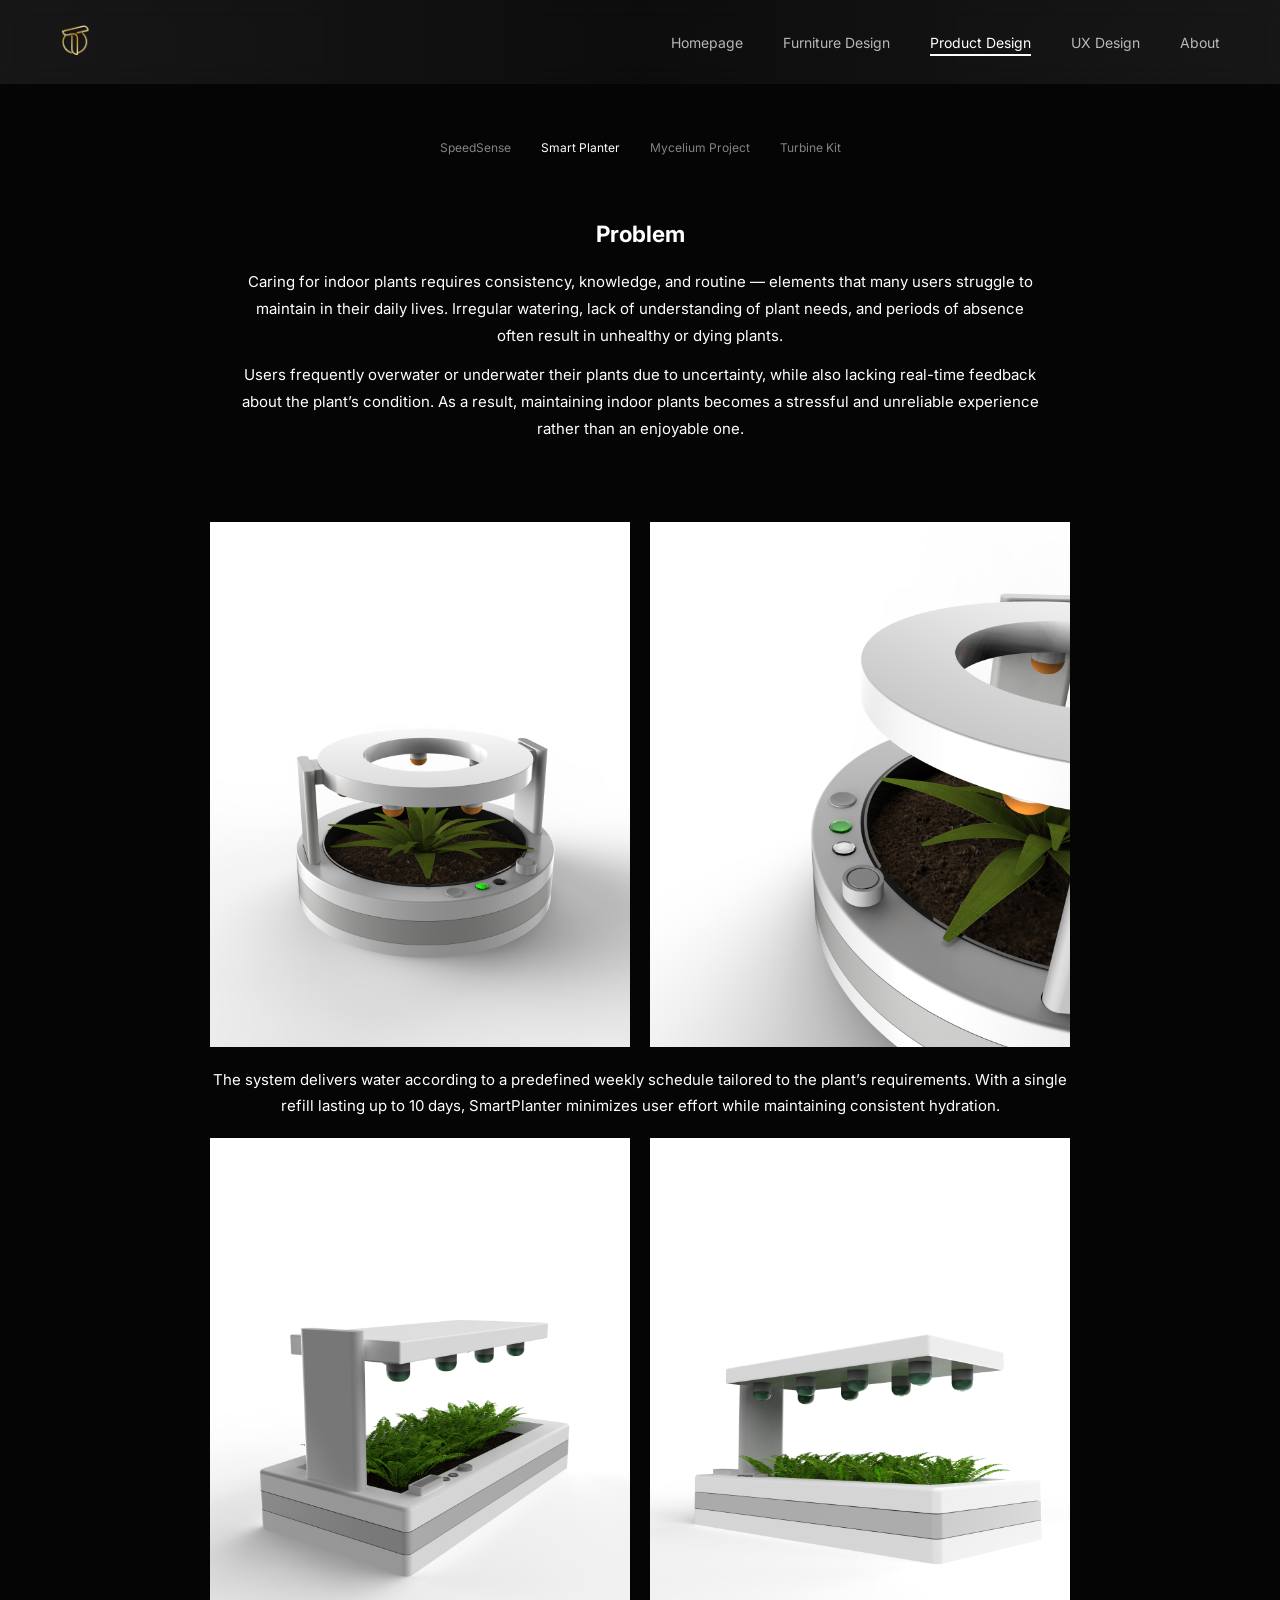
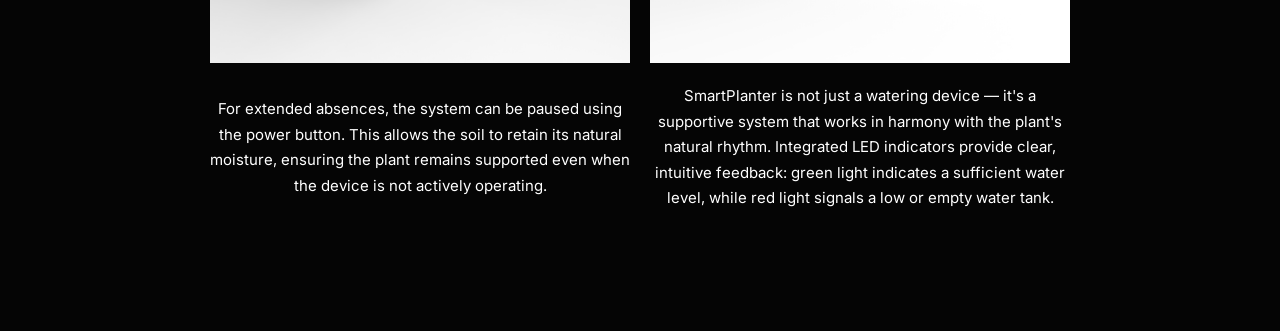
<file: planter.html>
<!DOCTYPE html>
<html lang="tr">
<head>
  <meta charset="UTF-8">
  <meta name="viewport" content="width=device-width, initial-scale=1.0">
  <title>Smart Planter | Product Design</title>

  <link href="https://fonts.googleapis.com/css2?family=Inter:wght@300;400;600;800&display=swap" rel="stylesheet">
  <link rel="stylesheet" href="style.css">
</head>

<body>

  <!-- NAV -->
  <nav id="nav">
    <h1 class="logo">
    <img src="images/logo.png" alt="Teoman Izgi">
      <div class="hamburger">
  <span></span>
  <span></span>
  <span></span>
</div>
</h1>
    <ul>
      <li><a href="index.html">Homepage</a></li>
      <li><a href="furniture.html">Furniture Design</a></li>
      <li class="active"><a href="product.html">Product Design</a></li>
      <li><a href="uxdesign.html">UX Design</a></li>
      <li><a href="index.html#about">About</a></li>
    </ul>
  </nav>

  <section class="chair-wrapper">

    <!-- MENU -->
    <div class="chair-menu">
      <a href="speedsense.html">SpeedSense</a>
      <a href="planter.html" class="active">Smart Planter</a>
      <a href="mycelium.html">Mycelium Project</a>
      <a href="boardgame.html">Turbine Kit</a>
    </div>

    <div class="design-block">

      <!-- 🔵 TEXT 1 -->
      <div class="row row-full-text">
        <div class="box">
      <div style="text-align: center; max-width: 800px; margin: 0 auto 60px auto;">
  
  <h2 style="margin-bottom: 15px;">Problem</h2>

  <p style="line-height: 1.8; margin-bottom: 12px;">
    Caring for indoor plants requires consistency, knowledge, and routine — elements that many users struggle to maintain in their daily lives. Irregular watering, lack of understanding of plant needs, and periods of absence often result in unhealthy or dying plants.
  </p>
  

  <p style="line-height: 1.8;">
Users frequently overwater or underwater their plants due to uncertainty, while also lacking real-time feedback about the plant’s condition. As a result, maintaining indoor plants becomes a stressful and unreliable experience rather than an enjoyable one.        </div>
  </p>
</div>
</div>

      <!-- 🟫 2 IMAGE -->
      <div class="row row-images">
        <img src="images/smartplanter1.1.jpg">
        <img src="images/smartplanter1.2.jpg">
      </div>

      <!-- 🔵 TEXT 2 -->
      <div class="row row-full-text">
        <div class="box">
          The system delivers water according to a predefined weekly schedule tailored to the plant’s requirements. With a single refill lasting up to 10 days, SmartPlanter minimizes user effort while maintaining consistent hydration.
        </div>
      </div>

      <!-- 🟫 2 IMAGE -->
      <div class="row row-images">
        <img src="images/smartplanter1.3.jpg">
        <img src="images/smartplanter1.4.jpg">
      </div>

      <!-- ⚫ ALT TEXT -->
      <div class="row row-text">
        <div class="box">
          For extended absences, the system can be paused using the power button. This allows the soil to retain its natural moisture, ensuring the plant remains supported even when the device is not actively operating.
        </div>
        <div class="box">
          SmartPlanter is not just a watering device — it's a supportive system that works in harmony with the plant's natural rhythm. Integrated LED indicators provide clear, intuitive feedback: green light indicates a sufficient water level, while red light signals a low or empty water tank.
        </div>
      </div>

    </div>

  </section>

  <script src="script.js"></script>

</body>
</html>
</file>
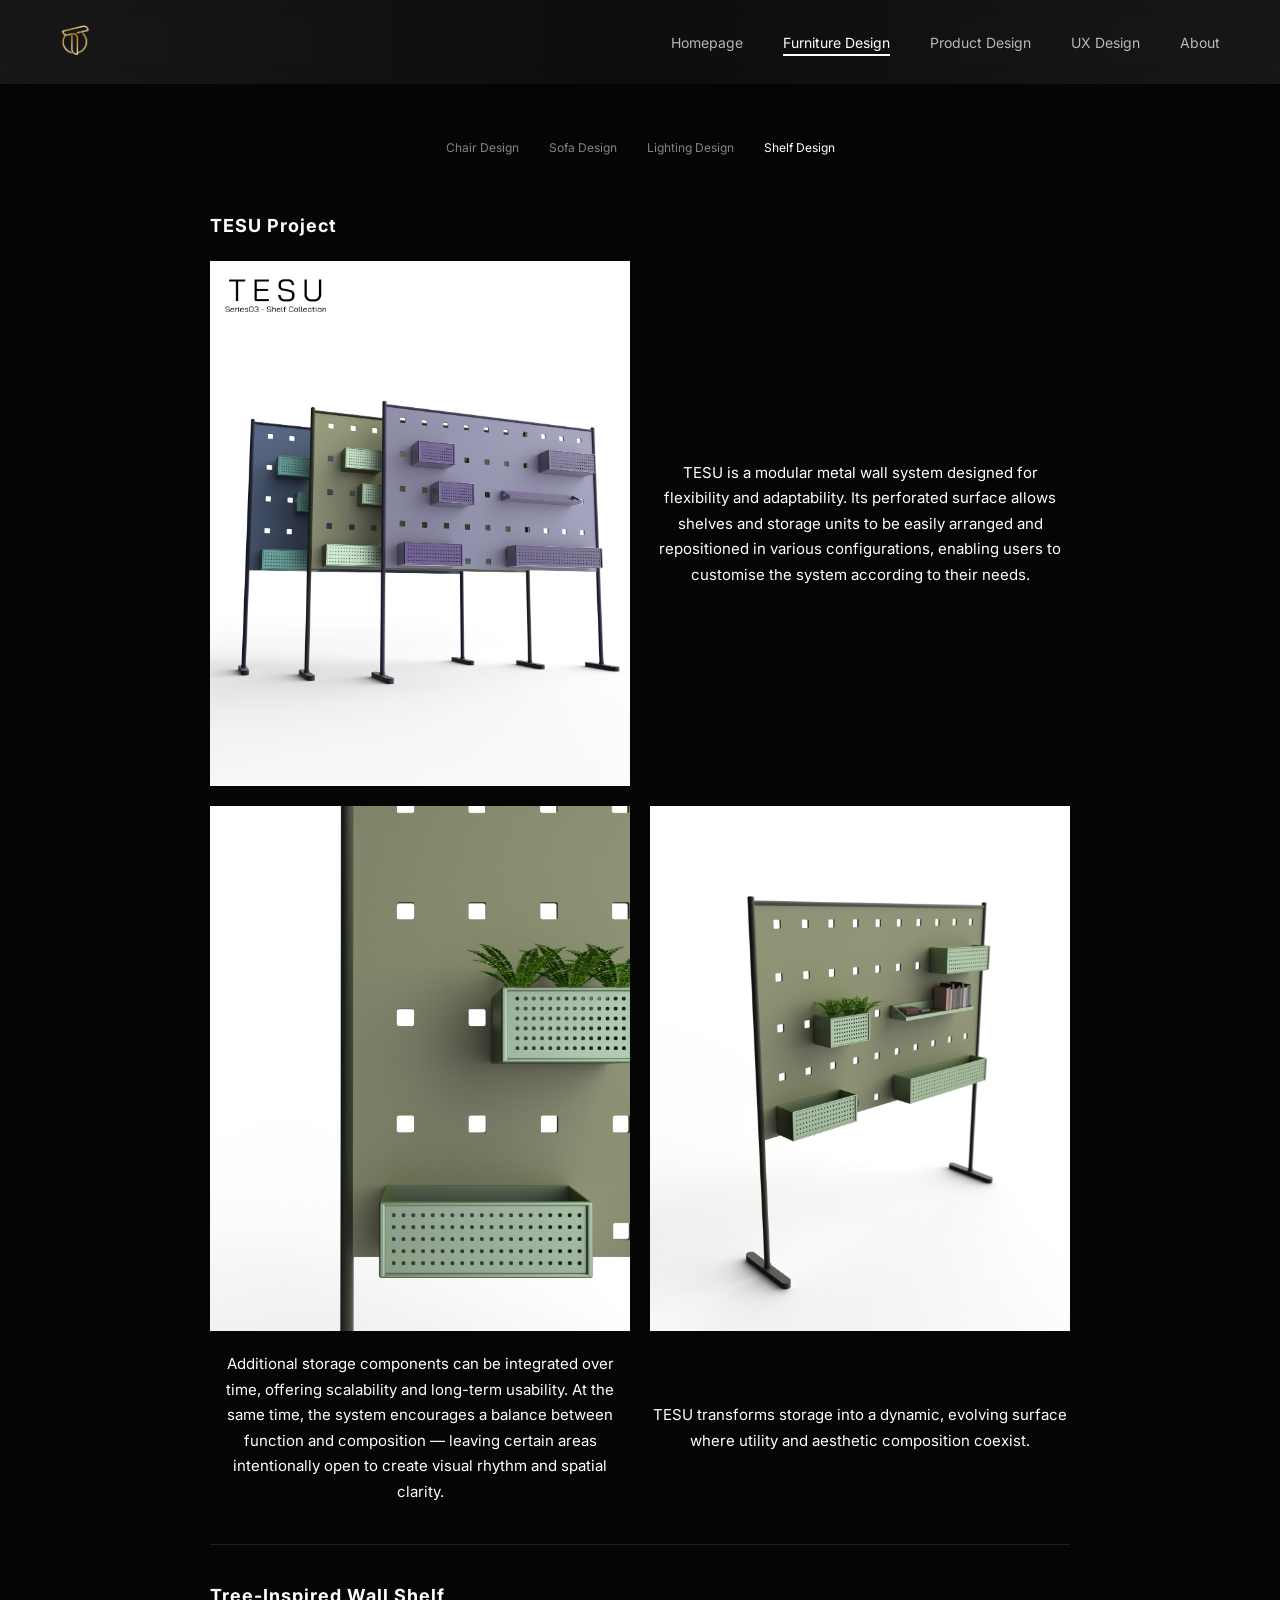
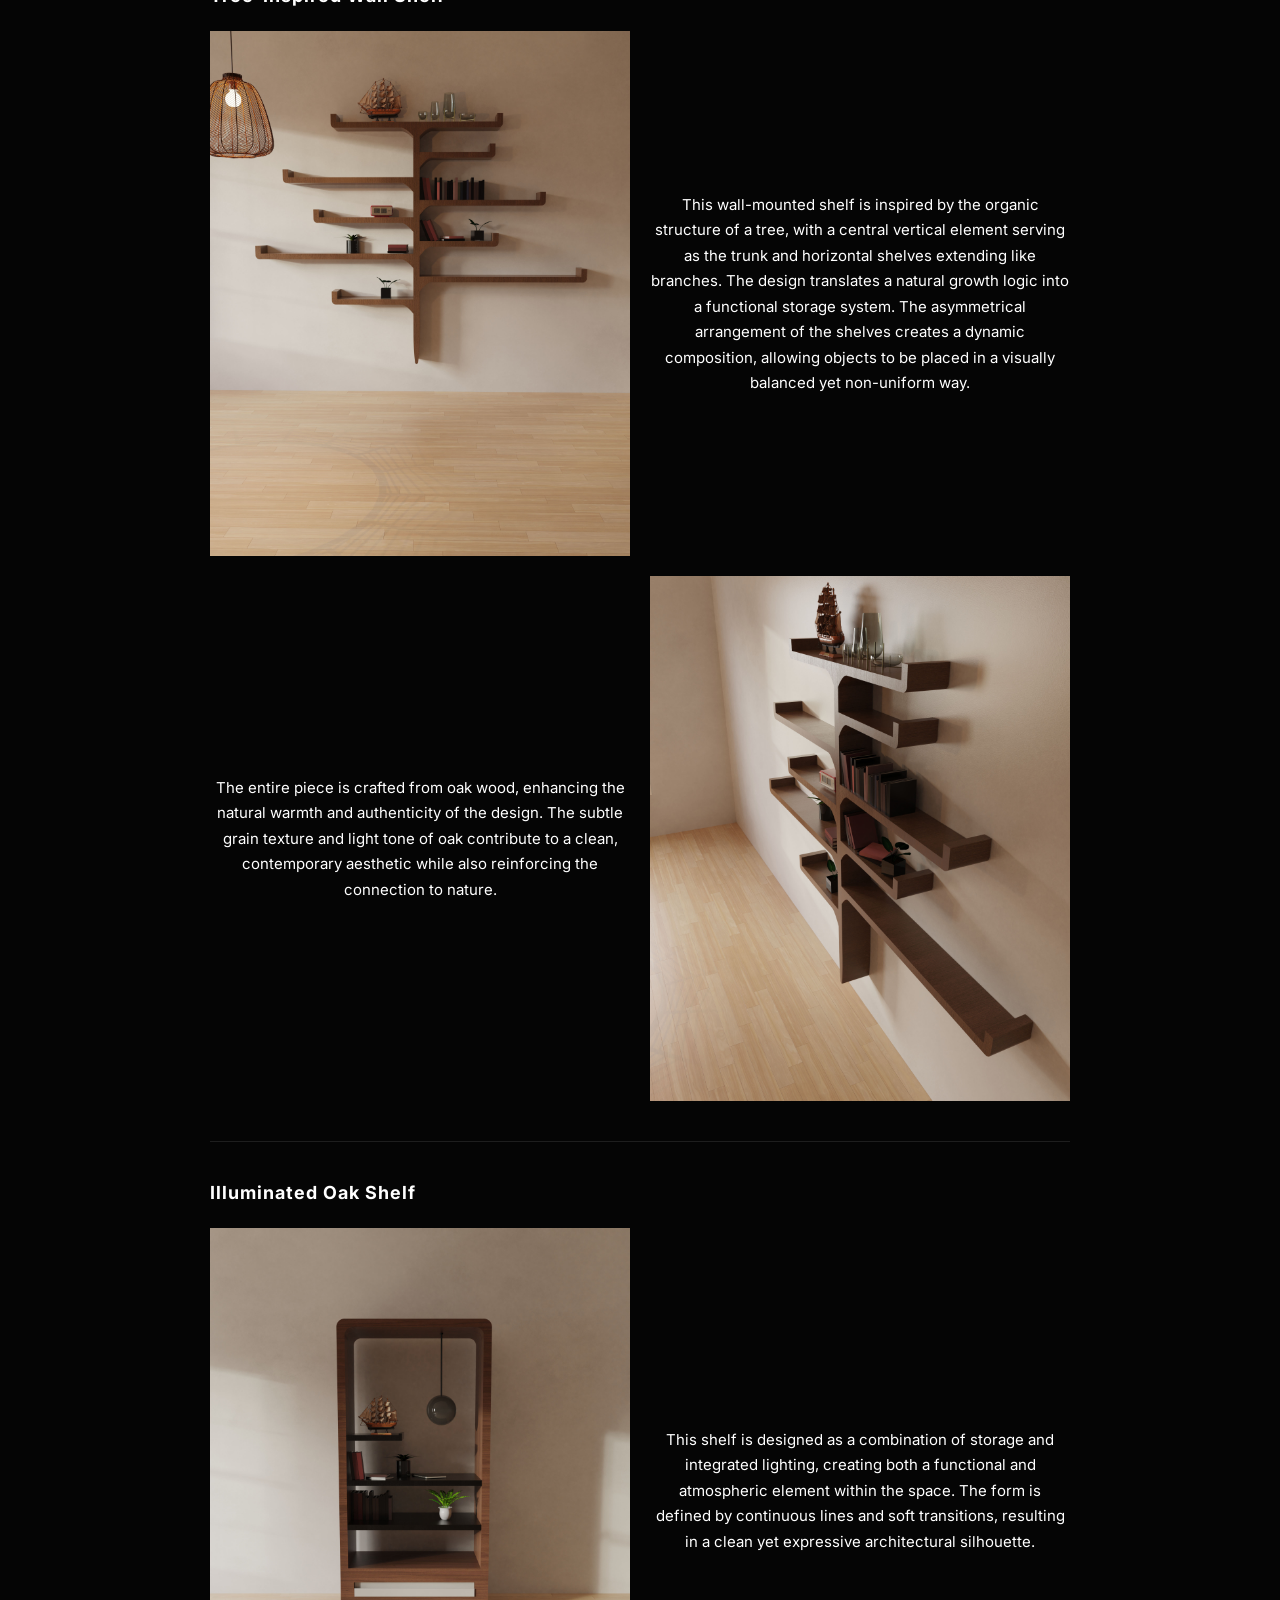
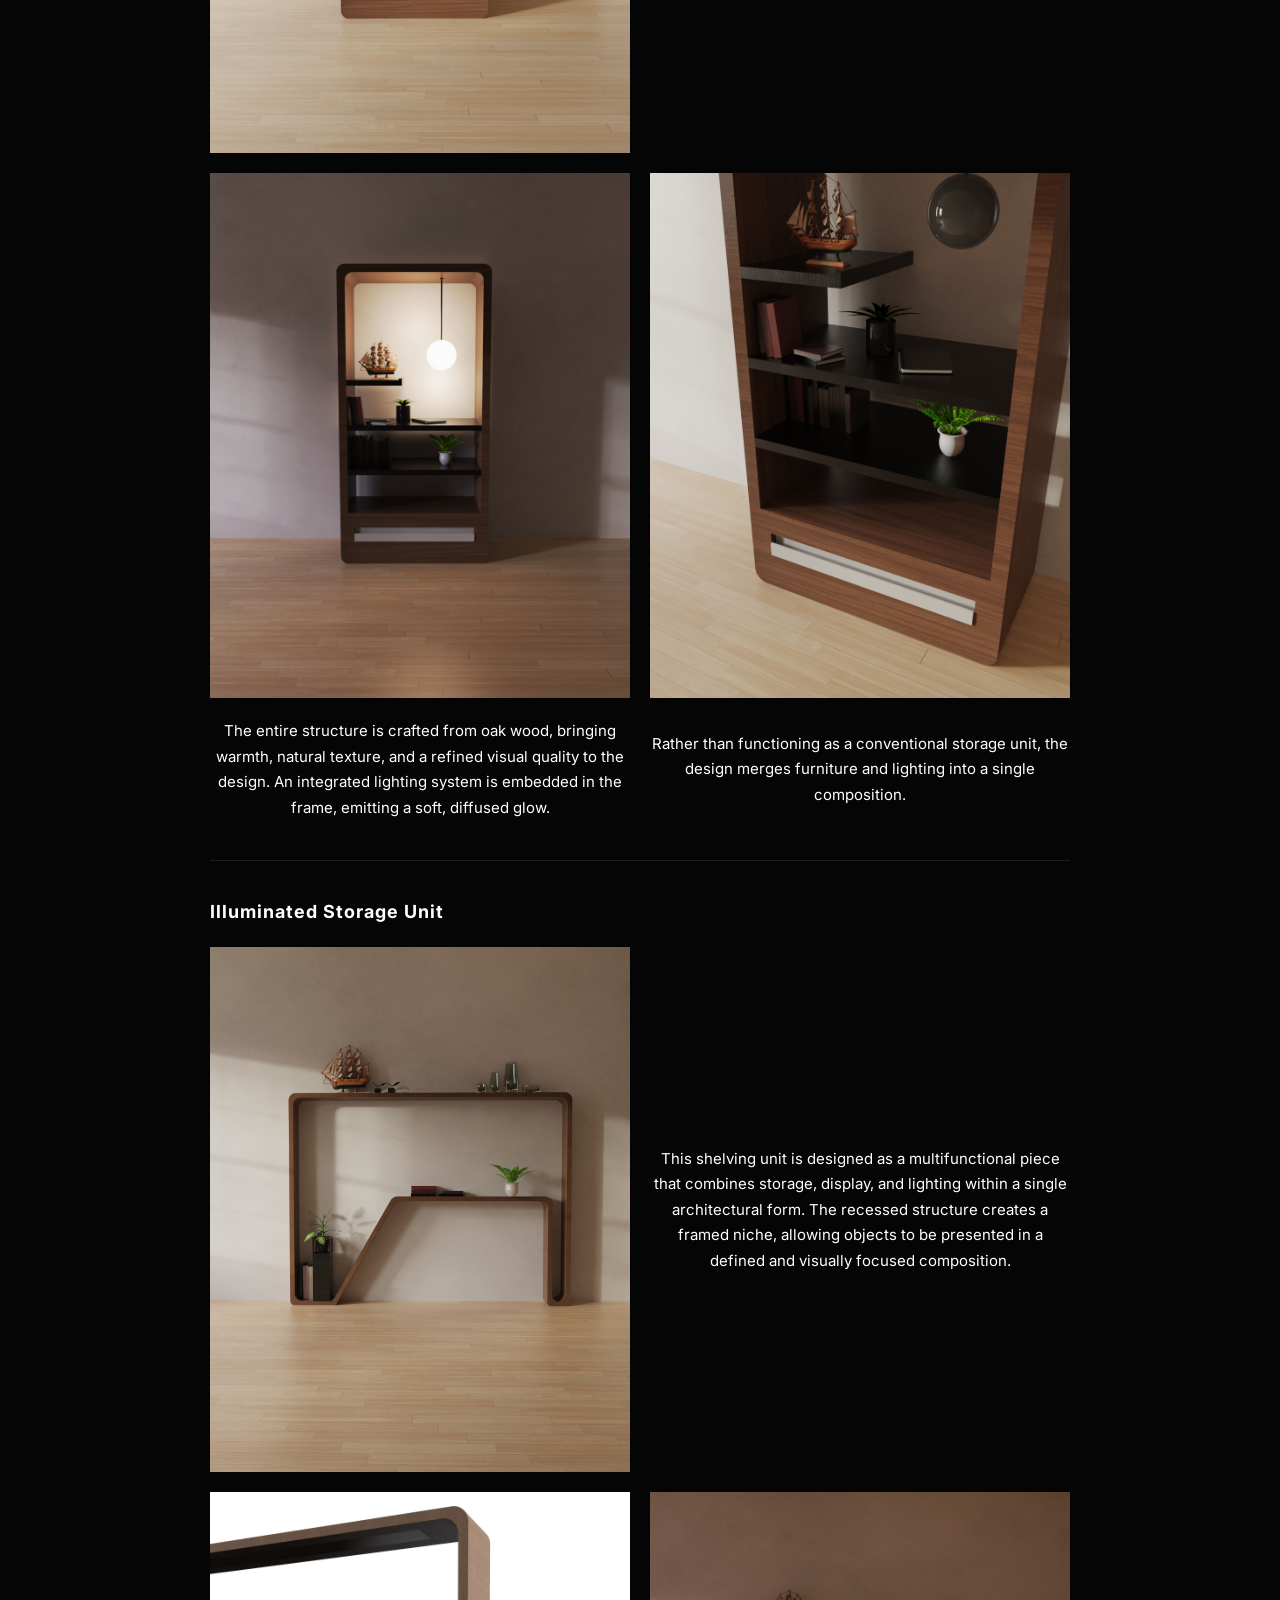
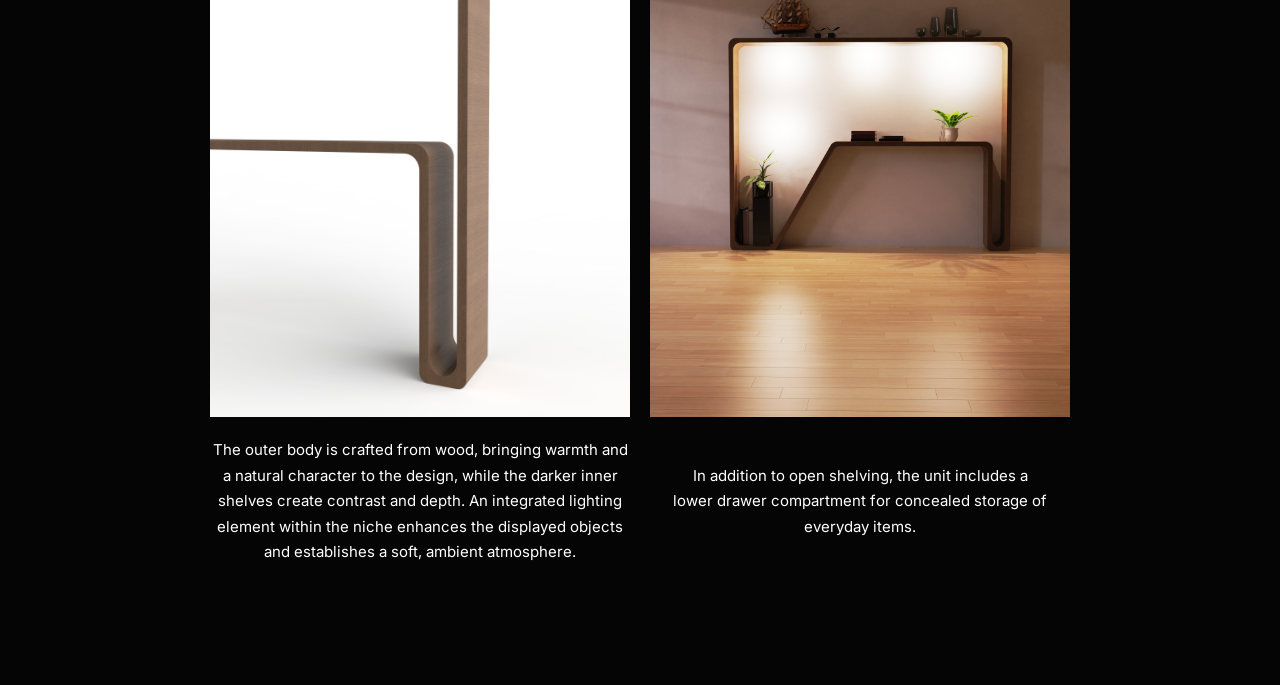
<file: shelf.html>
<!DOCTYPE html>
<html lang="tr">
<head>
  <meta charset="UTF-8">
  <meta name="viewport" content="width=device-width, initial-scale=1.0">
  <title>Shelf Design | Teoman İzgi</title>

  <link href="https://fonts.googleapis.com/css2?family=Inter:wght@300;400;600;800&display=swap" rel="stylesheet">
  <link rel="stylesheet" href="style.css">
</head>

<body>

  <!-- NAV -->
  <nav id="nav">
    <h1 class="logo">
    <img src="images/logo.png" alt="Teoman Izgi">
      <div class="hamburger">
  <span></span>
  <span></span>
  <span></span>
</div>
</h1>
    <ul>
      <li><a href="index.html">Homepage</a></li>
      <li class="active"><a href="furniture.html">Furniture Design</a></li>
      <li><a href="product.html">Product Design</a></li>
      <li><a href="uxdesign.html">UX Design</a></li>
      <li><a href="index.html#about">About</a></li>
    </ul>
  </nav>

  <section class="chair-wrapper">

    <!-- MENU -->
    <div class="chair-menu">
      <a href="chair.html">Chair Design</a>
      <a href="sofa.html">Sofa Design</a>
      <a href="lighting.html">Lighting Design</a>
      <a href="shelf.html" class="active">Shelf Design</a>
    </div>

    <!-- ================= DESIGN 1 ================= -->
    <div class="design-block">

      <h2 class="design-title">TESU Project</h2>

      <div class="row row-top">
        <img src="images/shelfdesign1.1.jpg">
        <div class="box">
TESU is a modular metal wall system designed for flexibility and adaptability. Its perforated surface allows shelves and storage units to be easily arranged and repositioned in various configurations, enabling users to customise the system according to their needs.        </div>
      </div>

      <div class="row row-images">
        <img src="images/shelfdesign1.2.jpg">
        <img src="images/shelfdesign1.3.jpg">
      </div>

      <div class="row row-text">
        <div class="box">
Additional storage components can be integrated over time, offering scalability and long-term usability. At the same time, the system encourages a balance between function and composition — leaving certain areas intentionally open to create visual rhythm and spatial clarity.
         </div>
        <div class="box">
TESU transforms storage into a dynamic, evolving surface where utility and aesthetic composition coexist.        </div>
      </div>

    </div>

    <div class="divider"></div>

    <!-- ================= DESIGN 2 ================= -->
    <div class="design-block">

      <h2 class="design-title">Tree-Inspired Wall Shelf</h2>
 
      <div class="row row-top">
        <img src="images/shelfdesign2.1.jpg">
        <div class="box">
This wall-mounted shelf is inspired by the organic structure of a tree, with a central vertical element serving as the trunk and horizontal shelves extending like branches. The design translates a natural growth logic into a functional storage system.

The asymmetrical arrangement of the shelves creates a dynamic composition, allowing objects to be placed in a visually balanced yet non-uniform way.        </div>
      </div>
 
      <div class="row row-images">
        <div class="box">
The entire piece is crafted from oak wood, enhancing the natural warmth and authenticity of the design. The subtle grain texture and light tone of oak contribute to a clean, contemporary aesthetic while also reinforcing the connection to nature.        </div>
        <img src="images/shelfdesign2.2.jpg">
      </div>
      </div>

    </div>

    <div class="divider"></div>

    <!-- ================= DESIGN 3 ================= -->
    <div class="design-block">

      <h2 class="design-title">Illuminated Oak Shelf</h2>

      <div class="row row-top">
        <img src="images/shelfdesign3.1.jpg">
        <div class="box">
This shelf is designed as a combination of storage and integrated lighting, creating both a functional and atmospheric element within the space. The form is defined by continuous lines and soft transitions, resulting in a clean yet expressive architectural silhouette.        </div>
      </div>

      <div class="row row-images">
        <img src="images/shelfdesign3.2.jpg">
        <img src="images/shelfdesign3.3.jpg">
      </div>

      <div class="row row-text">
        <div class="box">
The entire structure is crafted from oak wood, bringing warmth, natural texture, and a refined visual quality to the design. 
An integrated lighting system is embedded in the frame, emitting a soft, diffused glow.        </div>
        <div class="box">
Rather than functioning as a conventional storage unit, the design merges furniture and lighting into a single composition.        </div>
      </div>

    </div>

    <div class="divider"></div>

    <!-- ================= DESIGN 4 ================= -->
    <div class="design-block">

      <h2 class="design-title">Illuminated Storage Unit</h2>

      <div class="row row-top">
        <img src="images/shelfdesign4.1.jpg">
        <div class="box">
This shelving unit is designed as a multifunctional piece that combines storage, display, and lighting within a single architectural form. The recessed structure creates a framed niche, allowing objects to be presented in a defined and visually focused composition.        </div>
      </div>

      <div class="row row-images">
        <img src="images/shelfdesign4.2.jpg">
        <img src="images/shelfdesign4.3.jpg">
      </div>

      <div class="row row-text">
        <div class="box">
The outer body is crafted from wood, bringing warmth and a natural character to the design, while the darker inner shelves create contrast and depth. An integrated lighting element within the niche enhances the displayed objects and establishes a soft, ambient atmosphere.        </div>
        <div class="box">
In addition to open shelving, the unit includes a lower drawer compartment for concealed storage of everyday items.        </div>
      </div>

    </div>

  </section>

  <script src="script.js"></script>

</body>
</html>
</file>
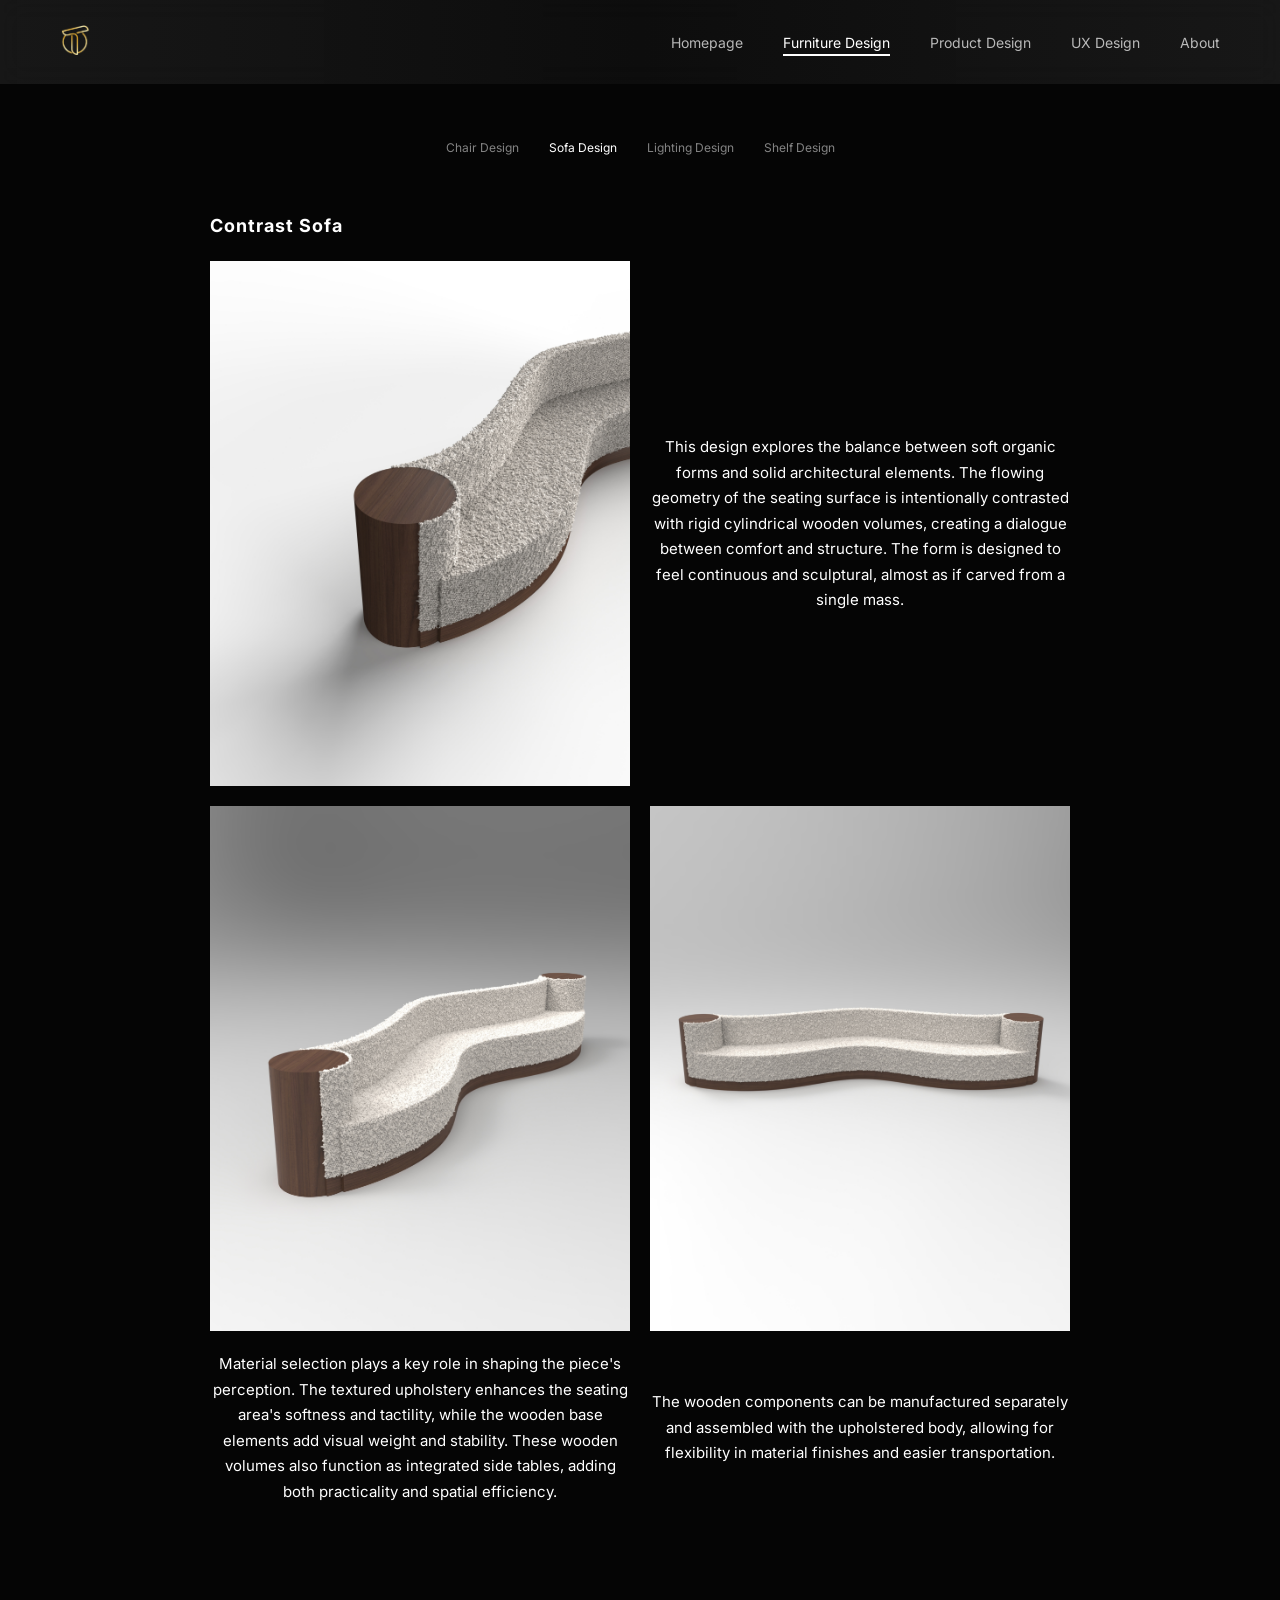
<file: sofa.html>
<!DOCTYPE html>
<html lang="tr">
<head>
  <meta charset="UTF-8">
  <meta name="viewport" content="width=device-width, initial-scale=1.0">
  <title>Sofa Design | Teoman İzgi</title>

  <link href="https://fonts.googleapis.com/css2?family=Inter:wght@300;400;600;800&display=swap" rel="stylesheet">
  <link rel="stylesheet" href="style.css">
</head>

<body>

  <!-- NAV -->
  <nav id="nav">
    <h1 class="logo">
    <img src="images/logo.png" alt="Teoman Izgi">
      <div class="hamburger">
  <span></span>
  <span></span>
  <span></span>
</div>
</h1>
    <ul>
      <li><a href="index.html">Homepage</a></li>
      <li class="active"><a href="furniture.html">Furniture Design</a></li>
      <li><a href="product.html">Product Design</a></li>
      <li><a href="uxdesign.html">UX Design</a></li>
      <li><a href="index.html#about">About</a></li>
    </ul>
  </nav>

  <section class="chair-wrapper">

    <!-- MENU -->
    <div class="chair-menu">
      <a href="chair.html">Chair Design</a>
      <a href="sofa.html" class="active">Sofa Design</a>
      <a href="lighting.html">Lighting Design</a>
      <a href="shelf.html">Shelf Design</a>
    </div>

    <!-- ================= SOFA DESIGN ================= -->
    <div class="design-block">

      <h2 class="design-title">Contrast Sofa</h2>

      <!-- ROW 1 -->
      <div class="row row-top">
        <img src="images/sofadesign1.1.jpg">
        <div class="box">
This design explores the balance between soft organic forms and solid architectural elements. The flowing geometry of the seating surface is intentionally contrasted with rigid cylindrical wooden volumes, creating a dialogue between comfort and structure.

The form is designed to feel continuous and sculptural, almost as if carved from a single mass. 
        </div>
      </div>

      <!-- ROW 2 (3 FOTOĞRAF) -->
      <div class="row row-images-3">
        <img src="images/sofadesign1.2.jpg">
        <img src="images/sofadesign1.3.jpg">
        
      </div>

      <!-- ROW 3 -->
      <div class="row row-text">
        <div class="box">
Material selection plays a key role in shaping the piece's perception. The textured upholstery enhances the seating area's softness and tactility, while the wooden base elements add visual weight and stability. These wooden volumes also function as integrated side tables, adding both practicality and spatial efficiency.        </div>
        <div class="box">
The wooden components can be manufactured separately and assembled with the upholstered body, allowing for flexibility in material finishes and easier transportation.        </div>
      </div>

    </div>

  </section>

  <script src="script.js"></script>

</body>
</html>
</file>
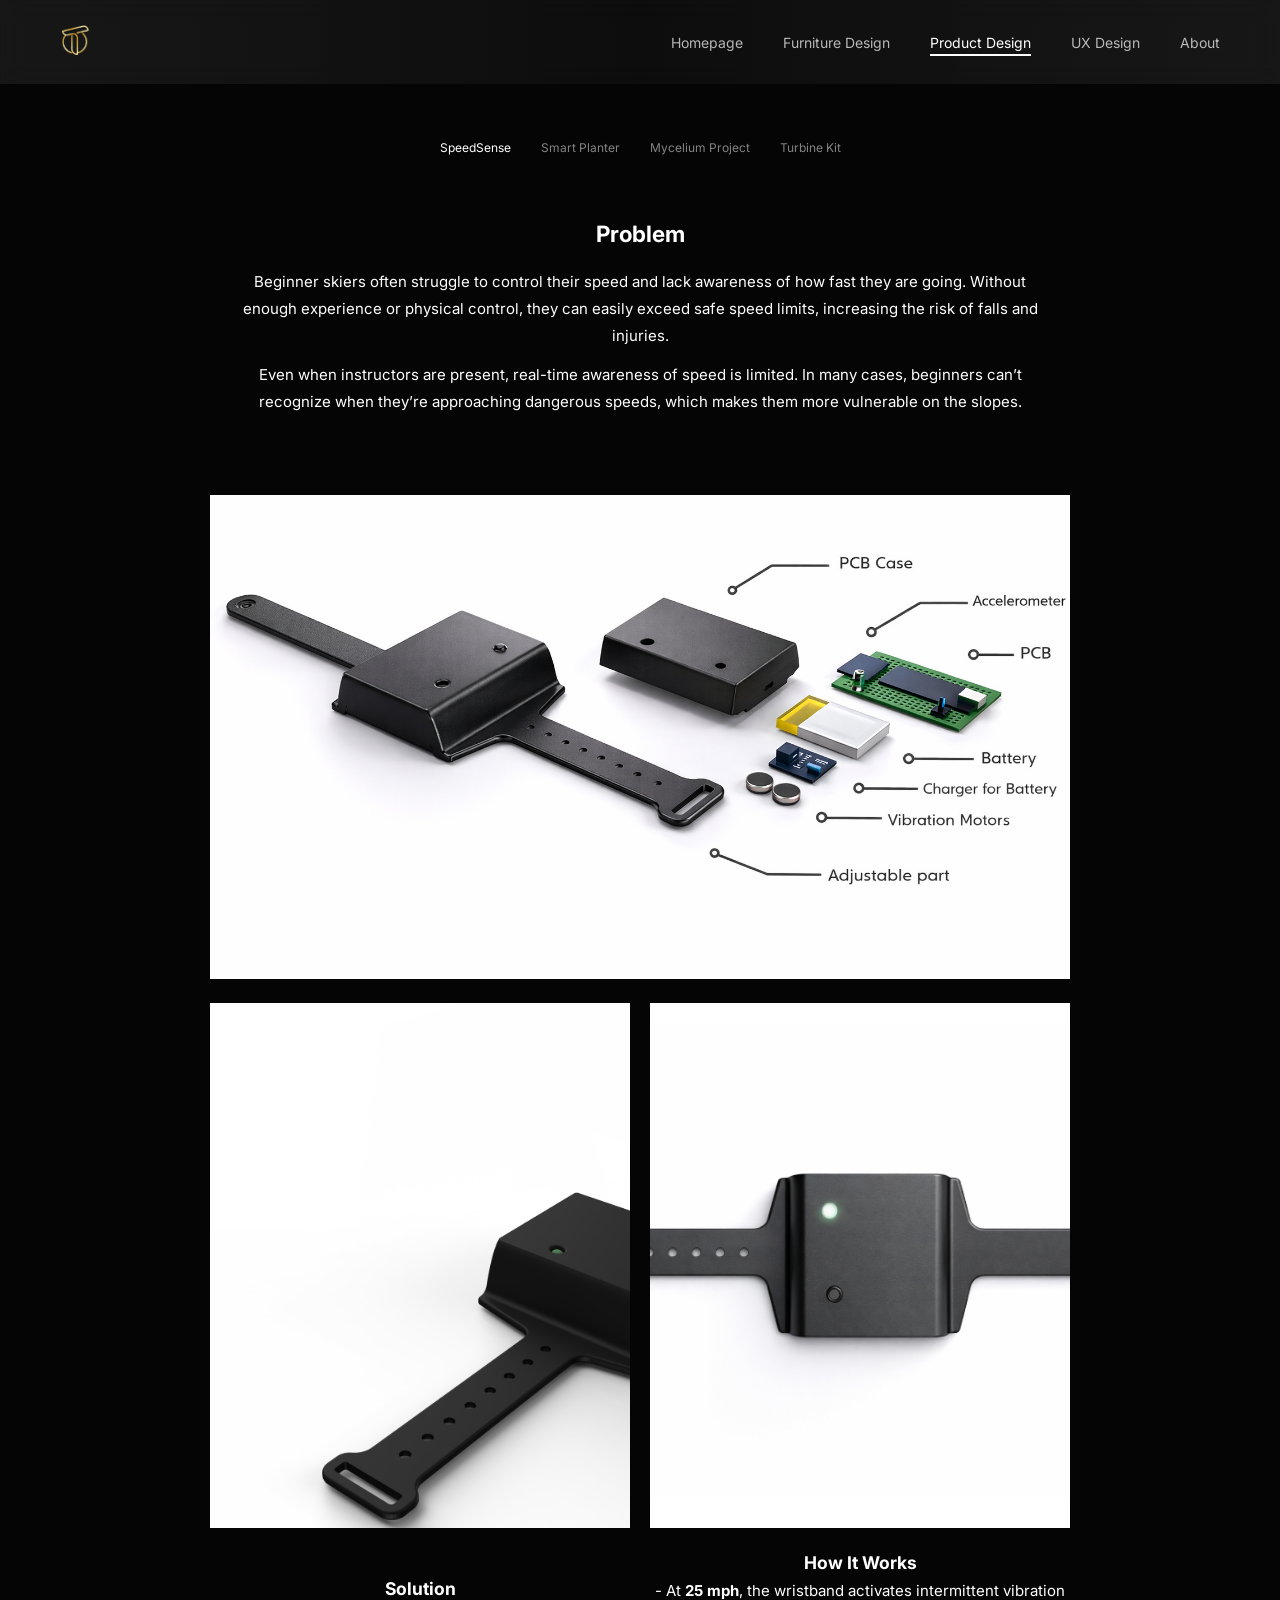
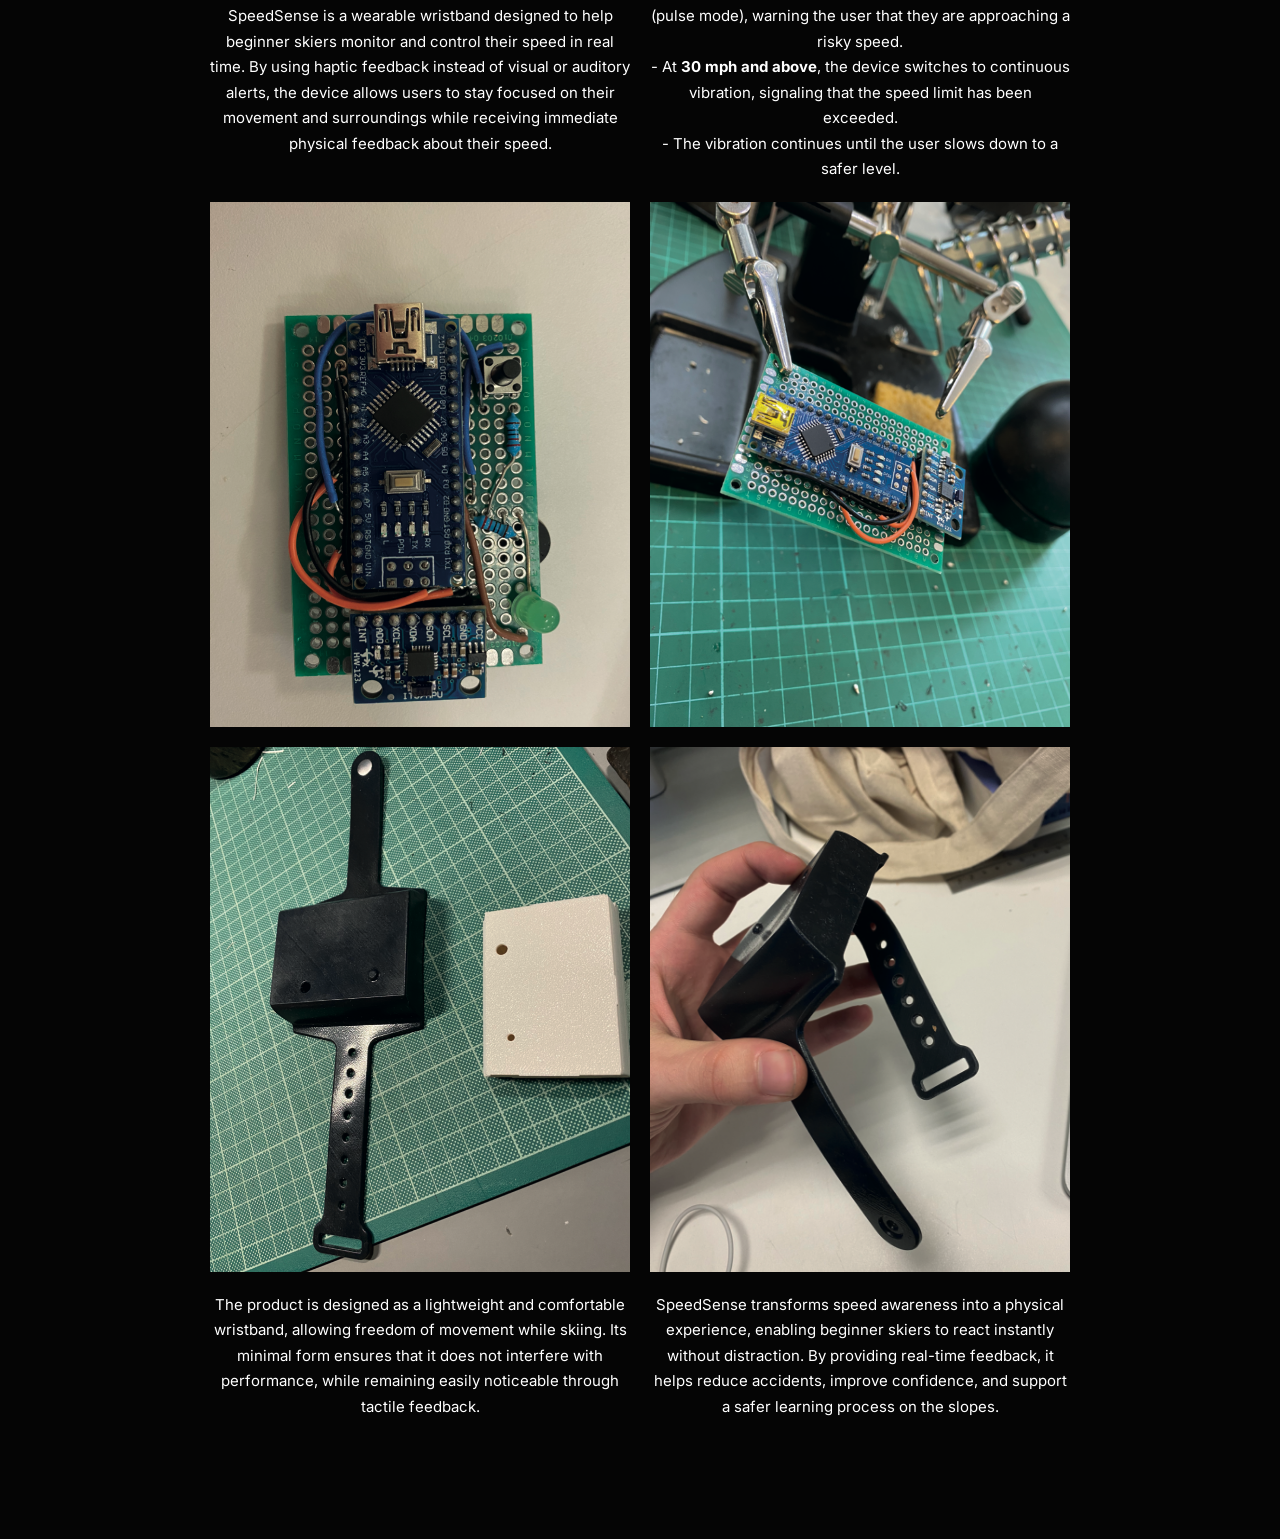
<file: speedsense.html>
<!DOCTYPE html>
<html lang="tr">
<head>
  <meta charset="UTF-8">
  <meta name="viewport" content="width=device-width, initial-scale=1.0">
  <title>SpeedSense | Product Design</title>

  <link href="https://fonts.googleapis.com/css2?family=Inter:wght@300;400;600;800&display=swap" rel="stylesheet">
  <link rel="stylesheet" href="style.css">
</head>

<body>

  <!-- NAV -->
  <nav id="nav">
    <h1 class="logo">
    <img src="images/logo.png" alt="Teoman Izgi">
      <div class="hamburger">
  <span></span>
  <span></span>
  <span></span>
</div>
</h1>
    <ul>
      <li><a href="index.html">Homepage</a></li>
      <li><a href="furniture.html">Furniture Design</a></li>
      <li class="active"><a href="product.html">Product Design</a></li>
      <li><a href="uxdesign.html">UX Design</a></li>
      <li><a href="index.html#about">About</a></li>
    </ul>
  </nav>

  <section class="chair-wrapper">

    <!-- MENU -->
    <div class="chair-menu">
      <a href="speedsense.html" class="active">SpeedSense</a>
      <a href="planter.html">Smart Planter</a>
      <a href="mycelium.html">Mycelium Project</a>
      <a href="boardgame.html">Turbine Kit</a>
    </div>

    <div class="design-block">

      <!-- 🔵 FULL TEXT (TEK) -->
      <div class="row row-full-text">
        <div class="box">
          

<div style="text-align: center; max-width: 800px; margin: 0 auto 60px auto;">
  
  <h2 style="margin-bottom: 15px;">Problem</h2>

  <p style="line-height: 1.8; margin-bottom: 12px;">
  Beginner skiers often struggle to control their speed and lack awareness of how fast they are going. Without enough experience or physical control, they can easily exceed safe speed limits, increasing the risk of falls and injuries.
</p>
  

  <p style="line-height: 1.8;">
Even when instructors are present, real-time awareness of speed is limited. In many cases, beginners can’t recognize when they’re approaching dangerous speeds, which makes them more vulnerable on the slopes. 
  </p>
</div>

</div>
      <!-- 🟫 FULL IMAGE -->
      <div class="row row-full">
        <img src="images/productdesign1.1.png">
      </div>

      <!-- 🟫 2 IMAGE -->
      <div class="row row-images">
        <img src="images/productdesign1.2.jpg">
        <img src="images/productdesign1.3.jpg">
      </div>

      <!-- ⚫ ALT 2 TEXT -->
      <div class="row row-text">
          <div class="box">
<ul>
       <h3><strong>Solution</strong></h3>
SpeedSense is a wearable wristband designed to help beginner skiers monitor and control their speed in real time.
By using haptic feedback instead of visual or auditory alerts, the device allows users to stay focused on their movement and surroundings while receiving immediate physical feedback about their speed.        </div>
        <div class="box">
    <ul>
       <h3><strong>How It Works</strong></h3>
    
      
      <p> - At <strong>25 mph</strong>, the wristband activates intermittent vibration (pulse mode), warning the user that they are approaching a risky speed.</p>
      <p> - At <strong>30 mph and above</strong>, the device switches to continuous vibration, signaling that the speed limit has been exceeded.</p>
      <p> - The vibration continues until the user slows down to a safer level.</p>
    </ul>        </div>
      
      </div>
<div class="row row-images">
        <img src="images/productdesign1.4.png">
        <img src="images/productdesign1.5.png">
        <img src="images/productdesign1.6.png">
        <img src="images/productdesign1.7.png">
      </div>
    </div>
<div class="row row-text">
        <div class="box">
The product is designed as a lightweight and comfortable wristband, allowing freedom of movement while skiing. Its minimal form ensures that it does not interfere with performance, while remaining easily noticeable through tactile feedback.        </div>
        <div class="box">
SpeedSense transforms speed awareness into a physical experience, enabling beginner skiers to react instantly without distraction. By providing real-time feedback, it helps reduce accidents, improve confidence, and support a safer learning process on the slopes.        </div>
      </div>
  </section>

  <script src="script.js"></script>

</body>
</html>
</file>
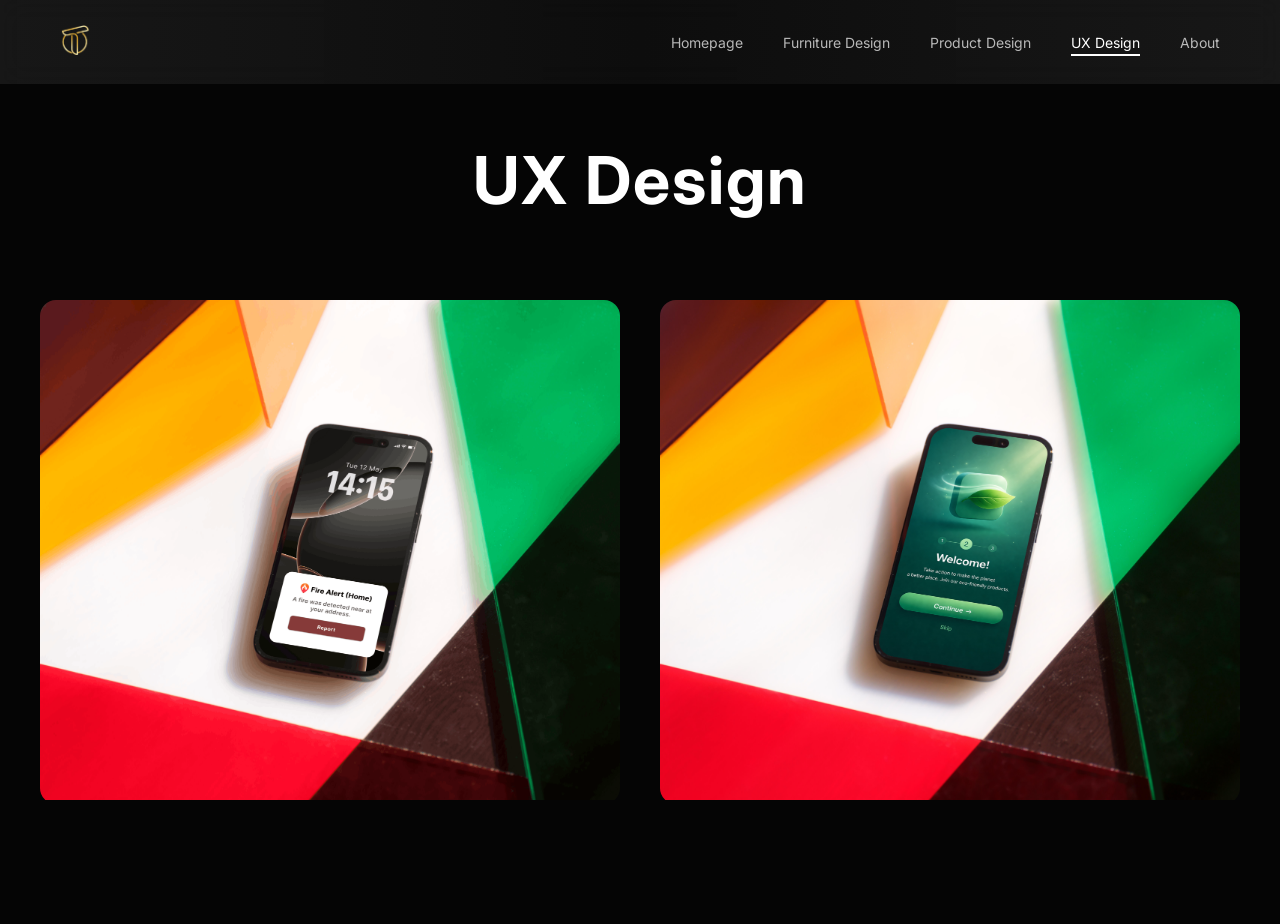
<file: uxdesign.html>
<!DOCTYPE html>
<html lang="tr">
<head>
  <meta charset="UTF-8">
  <meta name="viewport" content="width=device-width, initial-scale=1.0">
  <title>UX Design | Teoman İzgi</title>

  <link href="https://fonts.googleapis.com/css2?family=Inter:wght@300;400;600;800&display=swap" rel="stylesheet">
  <link rel="stylesheet" href="style.css">
</head>

<body class="furniture-page uxdesign-page"">

  <!-- NAV -->
  <nav id="nav">
    <h1 class="logo">
    <img src="images/logo.png" alt="Teoman Izgi">
      <div class="hamburger">
  <span></span>
  <span></span>
  <span></span>
</div>
</h1>
    <ul>
      <li><a href="index.html">Homepage</a></li>
      <li><a href="furniture.html">Furniture Design</a></li>
      <li><a href="product.html">Product Design</a></li>
      <li class="active"><a href="uxdesign.html">UX Design</a></li>
      <li><a href="index.html#about">About</a></li>
    </ul>
  </nav>

  <!-- TITLE -->
  <section class="furniture-title">
    <h2>UX Design</h2>
  </section>

  <!-- GRID -->
<section class="furniture-projects">
  <div class="furniture-grid">

    <a href="zaltra.html" class="furniture-card">
      <img src="images/uxdesignzaltra.png">
      <div class="card-content">
        <h3>Zaltra Project</h3>
      </div>
    </a>

    <a href="bayu.html" class="furniture-card">
      <img src="images/uxdesignbayu.jpeg">
      <div class="card-content">
        <h3>Bayu Project</h3>
      </div>
    </a>

  </div>
</section>
  </section>

  <script src="script.js"></script>

</body>
</html>
</file>
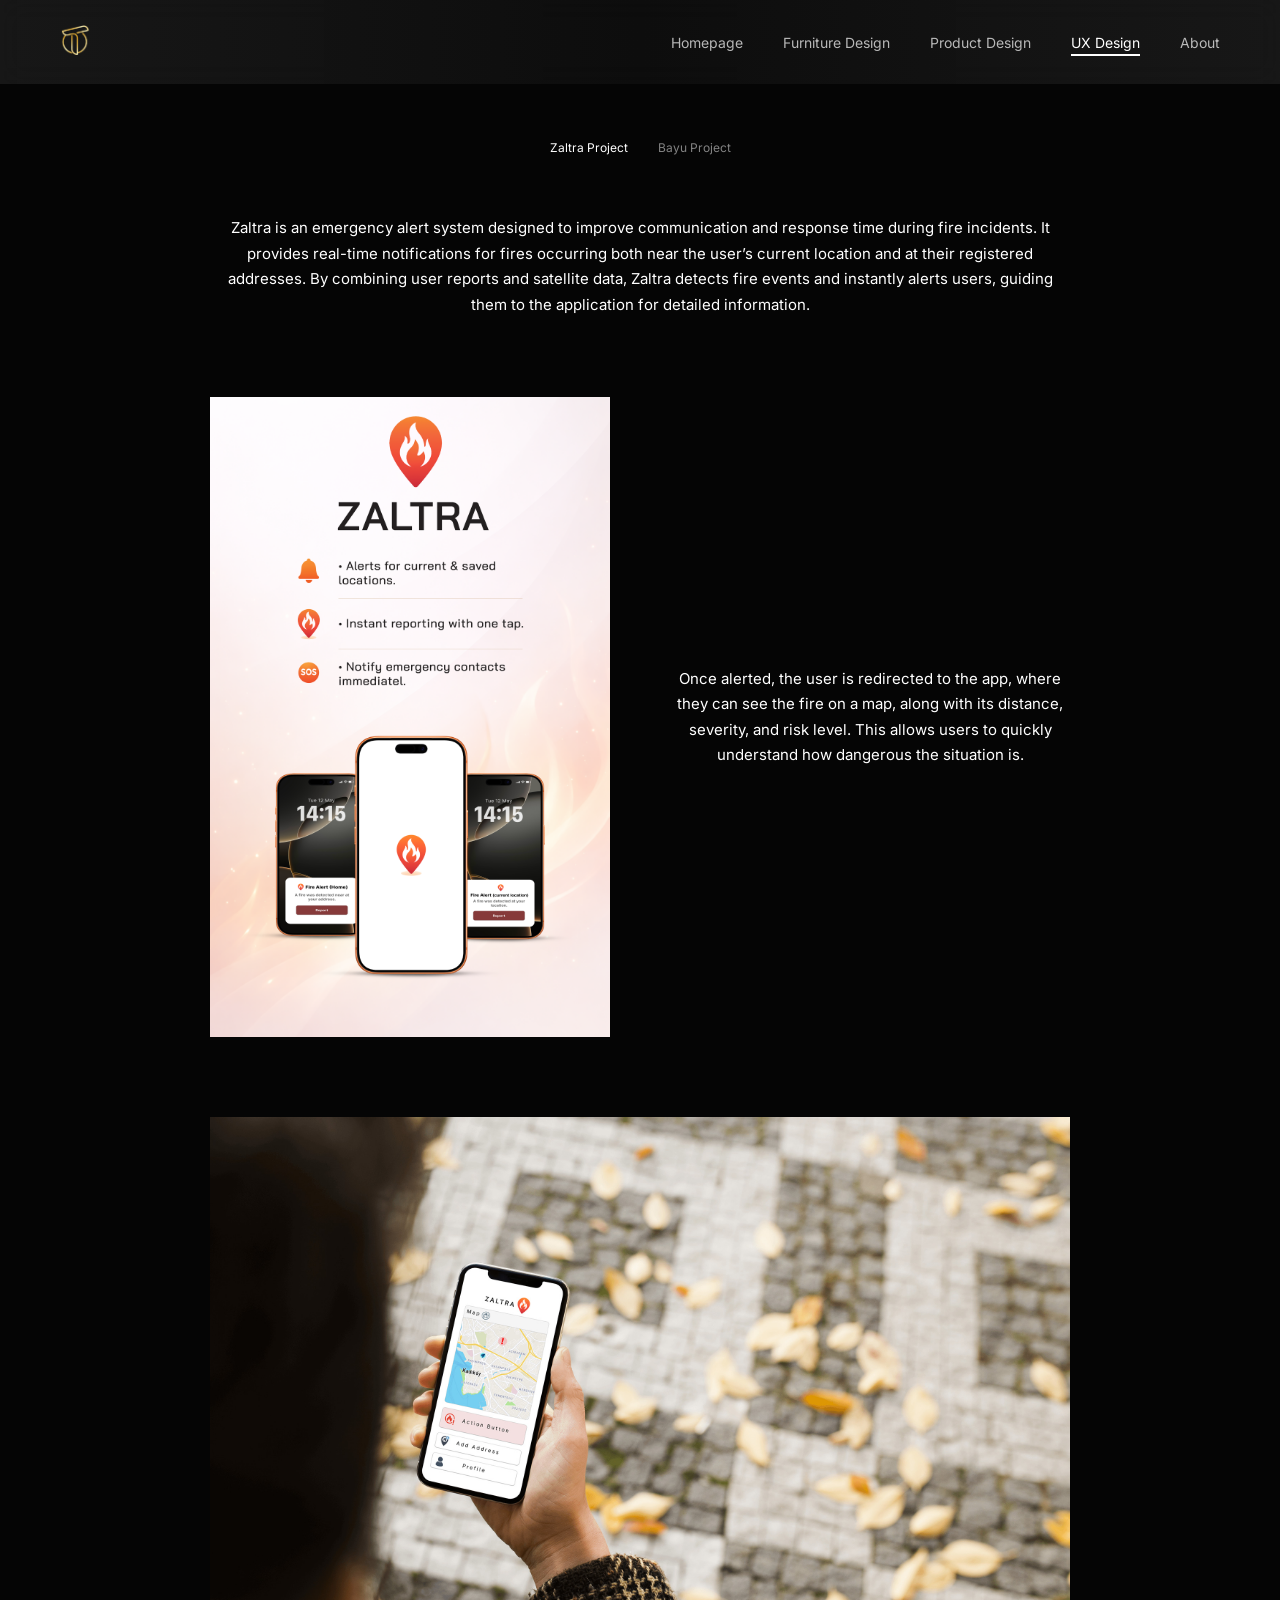
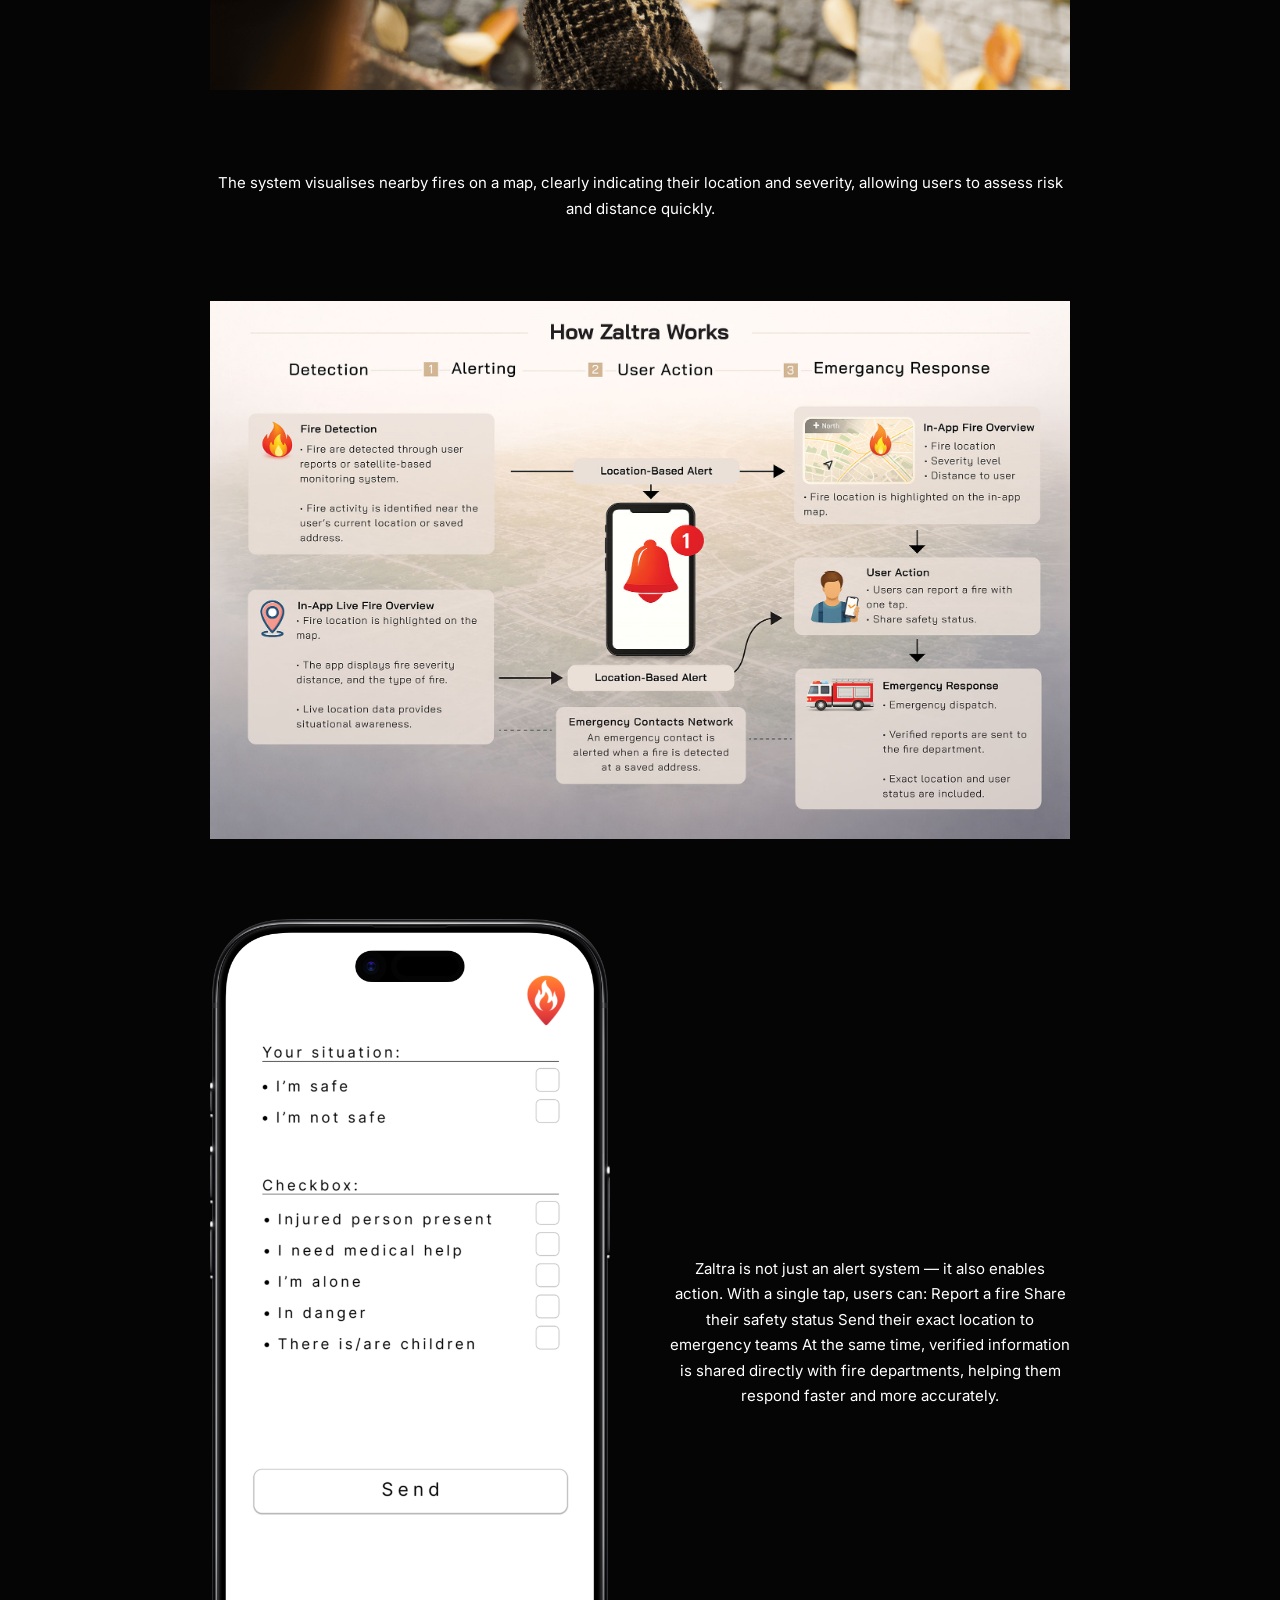
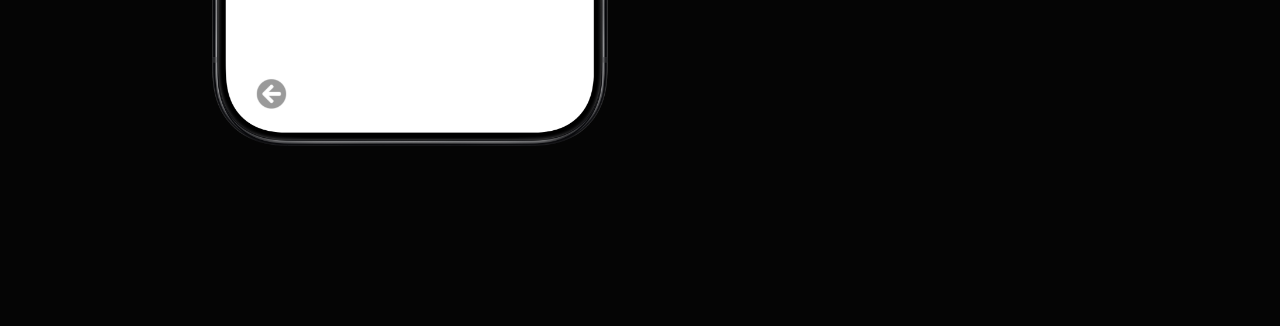
<file: zaltra.html>
<!DOCTYPE html>
<html lang="tr">
<head>
  <meta charset="UTF-8">
  <meta name="viewport" content="width=device-width, initial-scale=1.0">
  <title>Zaltra Project | UX Design</title>

  <link href="https://fonts.googleapis.com/css2?family=Inter:wght@300;400;600;800&display=swap" rel="stylesheet">
  <link rel="stylesheet" href="style.css">
</head>

<body>

  <!-- NAV -->
  <nav id="nav">
    <h1 class="logo">
    <img src="images/logo.png" alt="Teoman Izgi">
      <div class="hamburger">
  <span></span>
  <span></span>
  <span></span>
</div>
</h1>
    <ul>
      <li><a href="index.html">Homepage</a></li>
      <li><a href="furniture.html">Furniture Design</a></li>
      <li><a href="product.html">Product Design</a></li>
      <li class="active"><a href="uxdesign.html">UX Design</a></li>
      <li><a href="index.html#about">About</a></li>
    </ul>
  </nav>

  <section class="chair-wrapper">

    <!-- MENU -->
    <div class="chair-menu">
      <a href="zaltra.html" class="active">Zaltra Project</a>
      <a href="bayu.html">Bayu Project</a>
    </div>

<div class="zaltra-block">

      <!-- 1️⃣ FULL TEXT -->
      <div class="zaltra-row zaltra-row-full-text">
        <div class="box">
          Zaltra is an emergency alert system designed to improve communication and response time during fire incidents. It provides real-time notifications for fires occurring both near the user’s current location and at their registered addresses. By combining user reports and satellite data, Zaltra detects fire events and instantly alerts users, guiding them to the application for detailed information. 
        </div>
      </div>

      <!-- 2️⃣ IMAGE LEFT + TEXT RIGHT -->
      <div class="zaltra-row zaltra-row-mix">
        <img src="images/uxdesignzaltra1.1.png">
        <div class="box">
          Once alerted, the user is redirected to the app, where they can see the fire on a map, along with its distance, severity, and risk level. This allows users to quickly understand how dangerous the situation is.
        </div>
      </div>

      <!-- 3️⃣ FULL IMAGE -->
      <div class="zaltra-row zaltra-row-full">
        <img src="images/uxdesignzaltra1.2.jpeg">
      </div>

      <!-- 4️⃣ FULL TEXT -->
      <div class="zaltra-row zaltra-row-full-text">
        <div class="box">
          The system visualises nearby fires on a map, clearly indicating their location and severity, allowing users to assess risk and distance quickly.
        </div>
      </div>

      <!-- 5️⃣ FULL IMAGE -->
      <div class="zaltra-row zaltra-row-full">
        <img src="images/uxdesignzaltra1.3.png">
      </div>

      <!-- 6️⃣ IMAGE + TEXT -->
      <div class="zaltra-row zaltra-row-mix">
        <img src="images/uxdesignzaltra1.4.png">
        <div class="box">
          Zaltra is not just an alert system — it also enables action. With a single tap, users can:
Report a fire
Share their safety status
Send their exact location to emergency teams
At the same time, verified information is shared directly with fire departments, helping them respond faster and more accurately.
        </div>
      </div>

    </div>

  </section>

  <script src="script.js"></script>

</body>
</html>
</file>
<file: style.css>
* { margin:0; padding:0; box-sizing:border-box; }

body {
  font-family: 'Inter', sans-serif;
  background:#050505;
  color:#fff;
  overflow-x:hidden;
}

a { color:inherit; text-decoration:none; }

/* NAV */
nav {
  position:fixed;
  top:0;
  width:100%;
  display:flex;
  justify-content:space-between;
  align-items:center;
  padding:25px 60px;
  background:rgba(5,5,5,0.4);
  backdrop-filter: blur(14px);
  z-index:1000;
  transition:0.3s;
}

nav.scrolled {
  padding:15px 60px;
  background:rgba(5,5,5,0.9);
}

nav h1 {
  font-weight:800;
  letter-spacing:2px;
  font-size:18px;
}

nav ul {
  display:flex;
  gap:40px;
  list-style:none;
}

nav li {
  font-size:14px;
  opacity:0.7;
  cursor:pointer;
  position:relative;
}

nav li::after {
  content:'';
  position:absolute;
  width:0;
  height:2px;
  bottom:-5px;
  left:0;
  background:#fff;
  transition:0.3s;
}

nav li:hover {
  opacity:1;
}

nav li:hover::after {
  width:100%;
}



/* NAV */
nav {
  position:fixed;
  top:0;
  width:100%;
  display:flex;
  justify-content:space-between;
  align-items:center;
  padding:25px 60px;

  /* 🔥 BURASI ÖNEMLİ */
  background: linear-gradient(
    to right,
    rgba(80,80,80,0.25),
    rgba(20,20,20,0.55),
    rgba(80,80,80,0.25)
  );

  backdrop-filter: blur(14px);

  z-index:1000;
  transition:0.3s;
}

nav.scrolled {
  padding:15px 60px;

  background: linear-gradient(
    to right,
    rgba(40,40,40,0.6),
    rgba(10,10,10,0.9),
    rgba(40,40,40,0.6)
  );
}
/* HERO */
.hero {
  height:100vh;
  position:relative;
  overflow:hidden;
}

.slide {
  position:absolute;
  width:100%;
  height:100%;
  background-size:cover;
  background-position:center;
  opacity:0;
  transform:scale(1.1);
  transition:1.5s ease;
}

.slide.active {
  opacity:1;
  transform:scale(1);
}

.overlay {
  position:absolute;
  width:100%;
  height:100%;
  background:linear-gradient(180deg, rgba(0,0,0,0.2), rgba(0,0,0,0.85));
  z-index:2;
}

.hero-content {
  position:absolute;
  top:50%;
  left:50%;
  transform:translate(-50%, -50%);
  text-align:center;
  z-index:5;
}

.hero-content h1 {
  font-size:72px;
  font-weight:800;
  letter-spacing:6px;
  margin-bottom:20px;
  opacity:0;
  transform:translateY(20px);
  animation:fadeUp 1.5s forwards 0.5s;
}

.hero-content p {
  font-size:16px;
  letter-spacing:2px;
  opacity:0;
  transform:translateY(20px);
  animation:fadeUp 1.5s forwards 1s;
}

@keyframes fadeUp {
  to {
    opacity:1;
    transform:translateY(0);
  }
}


/* =========================
   ABOUT PREMIUM
========================= */

/* ABOUT GENEL */
.about {
  padding:100px 60px;
  text-align:center; /* 🔥 her şey ortalı hisseder */
}

/* BAŞLIK */
.about-title {
  font-size:32px;
  margin-bottom:60px;
}

/* TOP CONTAINER */
.about-top {
  display:grid;
  grid-template-columns:380px 1fr;
  gap:60px;

  max-width:1100px;
  margin:0 auto; /* 🔥 ortala */
  text-align:left; /* sadece içerik düzgün okunsun */
}

/* FOTO */
.about-image img {
  width:100%;
  height:280px;
  object-fit:cover;
  border-radius:16px;
}

/* TEXT */
.about-text p {
  margin-bottom:20px;
  line-height:1.8;
  opacity:0.8;
}

/* ALT TEXT */
.about-bottom {
  max-width:1100px;   /* 🔥 üst blokla aynı hizaya getirir */
  margin:40px auto 0; /* 🔥 ortala + spacing */
  text-align:left;
}

.about-bottom p {
  margin-bottom:20px;
  line-height:1.8;
  opacity:0.8;
}
/* SKILLS */
.about-skills {
  display:grid;
  grid-template-columns:repeat(3,1fr);
  gap:40px;
  margin-top:80px;
  max-width:1100px;
  margin-left:auto;
  margin-right:auto;
}

/* BOX */
.skill-box {
  border-top:1px solid rgba(255,255,255,0.2);
  padding-top:20px;
}

.skill-box h3 {
  margin-bottom:15px;
  font-size:16px;
  letter-spacing:1px;
}

.skill-box p {
  opacity:0.7;
  margin-bottom:8px;
  font-size:14px;
}


/* PROJECTS */
.projects {
  padding:80px 60px;
}

.projects h2 {
  text-align:center;
  margin-bottom:80px;
  font-size:30px;
}

.grid {
  display:grid;
  grid-template-columns:repeat(auto-fit,minmax(280px,1fr));
  gap:40px;
}

.card {
  position:relative;
  border-radius:24px;
  overflow:hidden;
  cursor:pointer;
}

.card img {
  width:100%;
  height:350px;
  object-fit:cover;
  transition:0.6s;
}

.card:hover img {
  transform:scale(1.1);
  filter:brightness(0.6);
}

.card-content {
  position:absolute;
  bottom:20px;
  left:20px;
  opacity:0;
  transform:translateY(20px);
  transition:0.5s;
}

.card:hover .card-content {
  opacity:1;
  transform:translateY(0);
}

.card-content h3 {
  font-size:20px;
}

/* =========================
   FURNITURE PAGE ONLY
========================= */

.furniture-title {
  padding-top:140px;
  text-align:center;
}

.furniture-title h2 {
  font-size:66px;
  letter-spacing:2px;
}

/* GRID CENTER */
.furniture-projects {
  padding:80px 40px 120px;
  max-width:1600px;
  margin:auto;
}

/* 4 COLUMN */
.furniture-grid {
  display:grid;
  grid-template-columns:repeat(4,1fr);
  gap:50px;
}

/* CARD */
.furniture-card {
  position:relative;
  overflow:hidden;
  border-radius:16px;
  cursor:pointer;
}

/* LONG IMAGE */
.furniture-card img {
  width:100%;
  height:500px;
  object-fit:cover;
  transition:0.6s;
}

/* HOVER */
.furniture-card:hover img {
  transform:scale(1.1);
  filter:brightness(0.6);
}

/* TEXT */
.furniture-card .card-content {
  position:absolute;
  bottom:20px;
  left:20px;
  opacity:0;
  transform:translateY(20px);
  transition:0.5s;
}

.furniture-card:hover .card-content {
  opacity:1;
  transform:translateY(0);
}

.furniture-card h3 {
  font-size:30px;
  font-weight:600;
  letter-spacing:1px;
}

/* =========================
   ACTIVE MENU FIX
========================= */

nav li.active {
  opacity:1;
}

nav li.active::after {
  width:100%;

  
}

/* =========================
   CHAIR PAGE FULL
========================= */

.chair-wrapper {
  max-width:900px;
  margin:auto;
  padding:140px 20px 100px;
}

/* MENU */
.chair-menu {
  display:flex;
  justify-content:center;  /* 🔥 ortala */
  gap:30px;                /* 🔥 aralarındaki mesafe */
  margin-bottom:60px;
}

.chair-menu a {
  font-size:12px;
  opacity:0.5;
  text-decoration:none;
  color:#fff;
  transition:0.3s;
}

.chair-menu a:hover {
  opacity:1;
}

.chair-menu a.active {
  opacity:1;
}

/* TITLE */
.design-title {
  font-size:18px;
  margin-bottom:25px;
  letter-spacing:1px;
}

/* ROW GENEL */
.row {
  display:grid;
  grid-template-columns:1fr 1fr;
  gap:20px;
  margin-bottom:20px;
}

/* IMAGE */
.row img {
  width:100%;
  aspect-ratio:4/5;
  object-fit:cover;
}

/* TEXT (BOX KALDIRILMIŞ HAL) */
.box {
  padding: 0;
  font-size: 15px;
  line-height: 1.7;
  display: flex;

  justify-content: center;   /* yatay ortalama */
  align-items: center;       /* dikey ortalama */

  text-align: center;        /* text ortalama */
}

/* ALT TEXT ROW FIX */
.row-text {
  display:grid;
  grid-template-columns:1fr 1fr;
  gap:20px;
  align-items:stretch;
}

.row-text .box {
  height:100%;
}

/* DIVIDER */
.divider {
  height:1px;
  background:rgba(255,255,255,0.1);
  margin:40px 0;
}

/* =========================
   SPEEDSENSE LAYOUT
========================= */

/* FULL TEXT */
.row-full-text {
  display:block;
  margin-bottom:20px;
}

.row-full-text .box {
  width:100%;
}

/* FULL IMAGE */
.row-full {
  display:block;
  margin:20px 0;
}

.row-full img {
  width:100%;
  aspect-ratio:16/9;
  object-fit:cover;
}


/* =========================
   PLANTER LAYOUT
========================= */

/* FULL TEXT */
.row-full-text {
  display:block;
  margin-bottom:20px;
}

.row-full-text .box {
  width:100%;
}


/* UX SAYFASI - ORTALI 2 KART */
.uxdesign-page .furniture-grid {
    
  display:grid;
  grid-template-columns:repeat(2, minmax(300px, 700px)); /* 🔥 2 kart */
  justify-content:center; /* 🔥 ortala */
  gap:40px;
}

/* =========================
   UX CASE MIX LAYOUT
========================= */

/* IMAGE + TEXT */
.row-mix {
  display:grid;
  grid-template-columns:1fr 1fr;
  gap:20px;
  margin-bottom:20px;
}

.row-mix img {
  width:100%;
  aspect-ratio:4/5;
  object-fit:cover;
}

/* CONTACT */
.contact {
  padding:80px 60px 100px;
  text-align:center;
}

.contact h2 {
  margin-bottom:60px;
  font-size:30px;
}

.contact-grid {
  display:grid;
  grid-template-columns:repeat(4,1fr); /* 🔥 sabit 4 kolon */
  gap:40px;
  max-width:1200px;
  margin:auto;
}

.contact-box {
  padding:20px;
  border:1px solid rgba(255,255,255,0.1);
}

.contact-box p:first-child {
  opacity:0.6;
  margin-bottom:10px;
}
.contact-box a {
  color:#fff;
  text-decoration:none;
  opacity:0.8;
  transition:0.3s;
}

.contact-box a:hover {
  opacity:1;
}

html {
  scroll-behavior: smooth;
}

#about {
  scroll-margin-top: 20vh;
}

#lighting02 {
  scroll-margin-top: 20vh;
}

/* LOGO */
.logo img {
  height:30px;      /* 🔥 ideal başlangıç */
  width:auto;
  object-fit:contain;
  transition:0.3s;
}

.logo:hover img {
  opacity:0.8;
}

/* =========================
   ZALTRA PAGE (ISOLATED)
========================= */

/* tüm görseller */
.zaltra-block img {
  width: 100%;
  height: auto;
  display: block;

  /* 🔥 eski sistemi override */
  aspect-ratio: auto !important;
  object-fit: contain !important;
}

/* ROW spacing */
.zaltra-row {
  margin-bottom: 80px;
}

/* TEXT FULL */
.zaltra-row-full-text {
  display: block;
}

.zaltra-row-full-text .box {
  width: 100%;
}

/* IMAGE + TEXT */
.zaltra-row-mix {
  display: grid;
  grid-template-columns: 1fr 1fr;
  gap: 60px;
  align-items: center;
}

/* FULL IMAGE */
.zaltra-row-full img {
  width: 100%;
  height: auto;
}

/* MOBILE */
@media (max-width: 768px) {
  .zaltra-row-mix {
    grid-template-columns: 1fr;
  }
}
/* =========================
   BAYU PAGE FIX
========================= */

.bayu-block img {
  width: 100%;
  height: auto;
  display: block;

  /* 🔥 CRITICAL FIX */
  aspect-ratio: auto !important;
  object-fit: contain !important;
}

/* spacing */
.bayu-row {
  margin-bottom: 80px;
}

/* TEXT */
.bayu-row-full-text {
  display: block;
}

.bayu-row-full-text .box {
  width: 100%;
  text-align: left;
  align-items: flex-start;
}

/* MIX (image + text) */
.bayu-row-mix {
  display: grid;
  grid-template-columns: 1fr 1fr;
  gap: 60px;
  align-items: center;
}

/* FULL IMAGE */
.bayu-row-full img {
  width: 100%;
  height: auto;
}
/* MOBILE */
@media (max-width: 768px) {
  .zaltra-row-mix {
    grid-template-columns: 1fr;
  }
}

/* =========================
   BAYU PAGE FIX
========================= */

.bayu-block img {
  width: 100%;
  height: auto;
  display: block;

  aspect-ratio: auto !important;
  object-fit: contain !important;
}

.bayu-row {
  margin-bottom: 80px;
}

.bayu-row-full-text {
  display: block;
}

.bayu-row-full-text .box {
  width: 100%;
  text-align: left;
  align-items: flex-start;
}

.bayu-row-mix {
  display: grid;
  grid-template-columns: 1fr 1fr;
  gap: 60px;
  align-items: center;
}

.bayu-row-full img {
  width: 100%;
  height: auto;
}

/* =========================
   MOBILE (CLEAN & STABLE)
========================= */

@media (max-width: 768px) {
  .bayu-row-mix {
    grid-template-columns: 1fr;
  }
}

/* =========================
   HAMBURGER BASE
========================= */

.hamburger {
  display: none;
  flex-direction: column;
  gap: 5px;
  cursor: pointer;
  z-index: 1100;
}

.hamburger span {
  width: 25px;
  height: 2px;
  background: white;
  display: block;
}

/* =========================
   MOBILE LAYOUT
========================= */

@media (max-width: 768px) {

  nav {
    position: fixed;
    top: 0;
    width: 100%;

    padding: 15px 20px;
    display: flex;
    align-items: center;
    justify-content: space-between;

    z-index: 1000;
  }

  nav.scrolled {
    padding: 15px 20px !important;
  }

  .logo {
    display: flex;
    align-items: center;
    flex-shrink: 0;
  }

  .logo img {
    height: 30px;
    width: auto;
  }
  .hamburger {
    display: flex;
    position: absolute;  /* 🔥 kesin çözüm */
    right: 20px;
    top: 50%;
    transform: translateY(-50%);
  }


  nav ul {
    position: absolute;
    top: 100%;
    right: 20px;
    width: auto;

    display: flex;
    flex-direction: column;
    align-items: flex-start;

    gap: 15px;

    background: rgba(0,0,0,0.95);
    backdrop-filter: blur(20px);

    padding: 15px 20px;
    border-radius: 12px;

    transform: translateY(-10px);
    opacity: 0;
    pointer-events: none;

    transition: 0.3s;
  }

  nav.open ul {
    transform: translateY(0);
    opacity: 1;
    pointer-events: auto;
  }

  nav li {
    font-size: 18px;
  }

  .hero-content h1 {
    font-size: 36px;
    letter-spacing: 2px;
  }

  .hero-content p {
    font-size: 14px;
  }

  .about {
    padding: 80px 20px;
  }

  .about-top {
    grid-template-columns: 1fr;
    gap: 30px;
  }

  .about-skills {
    grid-template-columns: 1fr;
  }

  .projects {
    padding: 60px 20px;
  }

  .furniture-grid {
    grid-template-columns: 1fr;
  }

  .uxdesign-page .furniture-grid {
    grid-template-columns: 1fr !important;
  }

  .uxdesign-page .furniture-card {
    max-width: 380px;
    margin: 0 auto;
  }

  .uxdesign-page .furniture-card img {
    width: 100%;
    height: auto !important;
    aspect-ratio: 4 / 5;
    object-fit: cover;
  }

  .contact-grid {
    grid-template-columns: 1fr;
  }

  .row,
  .row-text,
  .row-mix {
    grid-template-columns: 1fr;
  }

  .hamburger span {
    transition: 0.3s;
    transform-origin: center;
  }

  .hamburger.active span:nth-child(1) {
    transform: translateY(7px) rotate(45deg);
  }

  .hamburger.active span:nth-child(2) {
    opacity: 0;
  }

  .hamburger.active span:nth-child(3) {
    transform: translateY(-7px) rotate(-45deg);
  }

  h1 {
    font-size: 24px;
    line-height: 1.2;
  }

  h2 {
    font-size: 18px;
    line-height: 1.3;
  }

  h3 {
    font-size: 16px;
  }

  p {
    font-size: 14px;
    line-height: 1.6;
  }

}

@media (max-width: 768px) {


  h2 { font-size: 32px !important; }


}
@media (min-width: 769px) {

  nav {
    display: flex;
    align-items: center;
  }

  nav ul {
    margin-left: auto; /* 🔥 KİLİT SATIR */
  }

}
</file>
